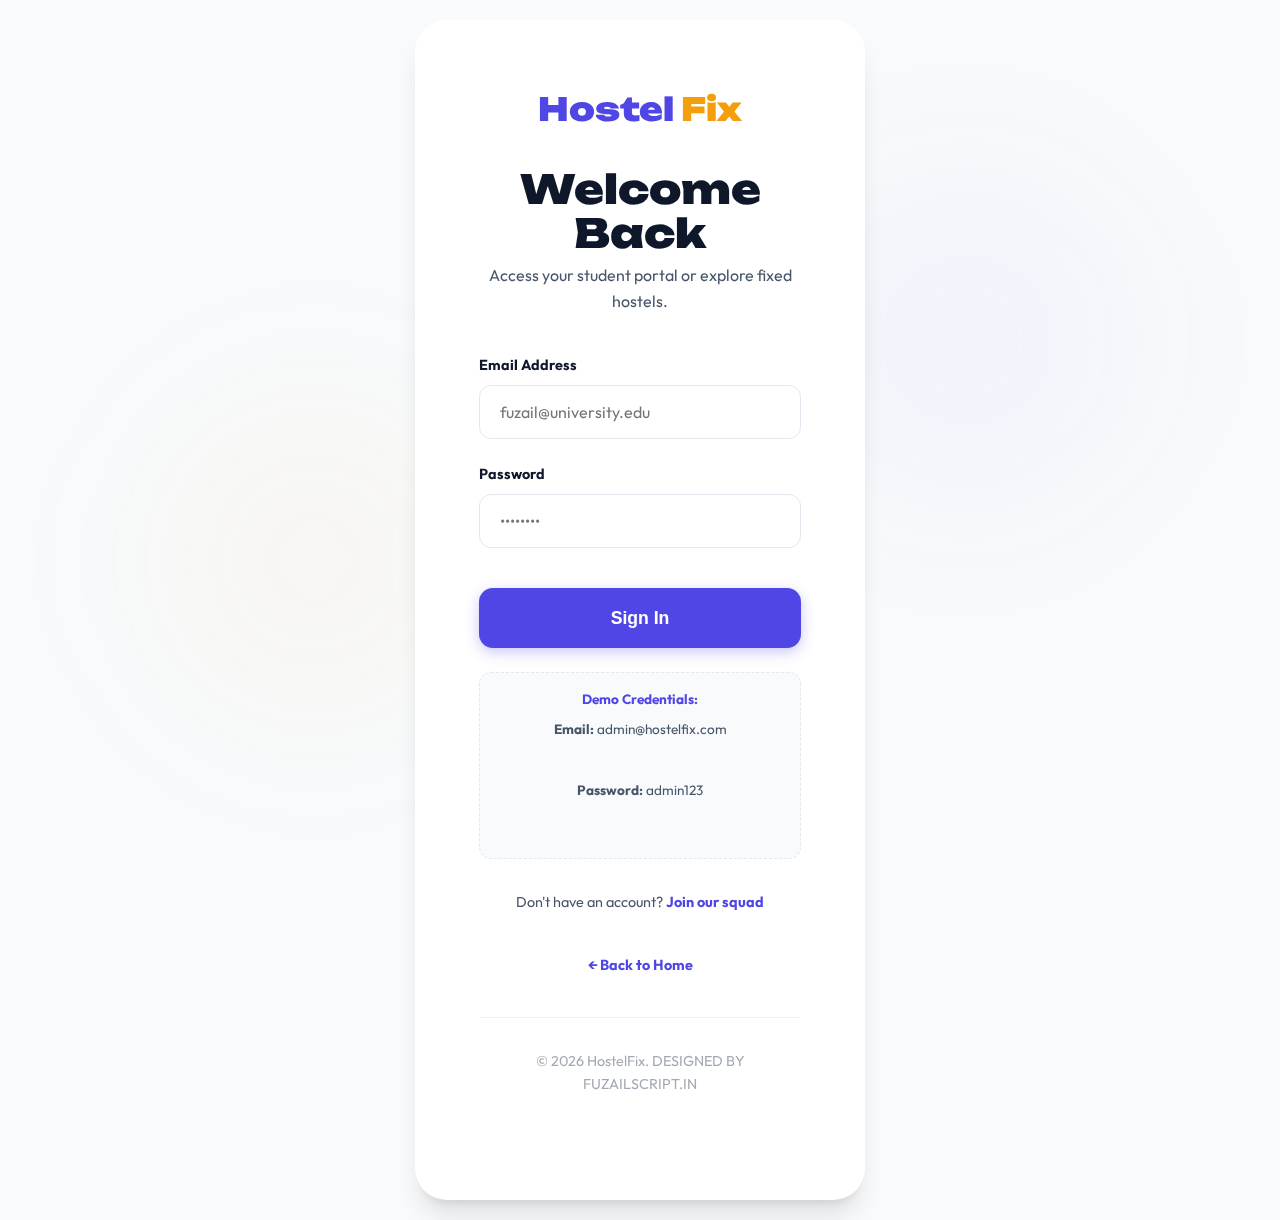
<file: index.html>
<!DOCTYPE html>
<html lang="en">

<head>
    <meta charset="UTF-8">
    <meta name="viewport" content="width=device-width, initial-scale=1.0">
    <title>Login | HostelFix - Access Your Account</title>
    <link rel="stylesheet" href="styles.css">
    <style>
        body {
            background-color: var(--background);
            display: flex;
            align-items: center;
            justify-content: center;
            min-height: 100vh;
            margin: 0;
            padding: 20px;
        }

        .login-card-v2 {
            background: white;
            padding: 4rem;
            border-radius: 32px;
            box-shadow: var(--shadow-lg);
            width: 100%;
            max-width: 450px;
            text-align: center;
        }

        .login-card-v2 h1 {
            font-size: 2.5rem;
            margin-bottom: 0.5rem;
        }

        .login-card-v2 p {
            color: var(--text-muted);
            margin-bottom: 2.5rem;
        }

        .login-form-group {
            text-align: left;
            margin-bottom: 1.5rem;
        }

        .login-form-group label {
            display: block;
            font-weight: 700;
            font-size: 0.9rem;
            margin-bottom: 0.5rem;
        }

        .login-input-v2 {
            width: 100%;
            padding: 1rem 1.25rem;
            border: 1px solid var(--border);
            border-radius: 12px;
            font-size: 1rem;
            transition: var(--transition);
            font-family: inherit;
        }

        .login-input-v2:focus {
            border-color: var(--primary);
            outline: none;
            box-shadow: 0 0 0 4px rgba(79, 70, 229, 0.1);
        }

        .login-btn-v2 {
            width: 100%;
            padding: 1.2rem;
            margin-top: 1rem;
            font-size: 1.1rem;
        }

        .login-footer-links {
            margin-top: 2rem;
            font-size: 0.9rem;
            color: var(--text-muted);
        }

        .login-footer-links a {
            color: var(--primary);
            font-weight: 700;
        }
    </style>
</head>

<body>

    <div class="login-card-v2 reveal active">
        <a href="home.html" class="logo"
            style="justify-content: center; margin-bottom: 2rem; font-size: 2rem;">Hostel<span>Fix</span></a>
        <h1>Welcome Back</h1>
        <p>Access your student portal or explore fixed hostels.</p>

        <form id="loginForm">
            <div class="login-form-group">
                <label for="email">Email Address</label>
                <input type="email" id="email" class="login-input-v2" placeholder="fuzail@university.edu" required>
            </div>
            <div class="login-form-group">
                <label for="password">Password</label>
                <input type="password" id="password" class="login-input-v2" placeholder="••••••••" required>
            </div>
            <button type="submit" class="btn btn-primary login-btn-v2" style="margin-bottom: 1.5rem;">Sign In</button>
        </form>

        <div
            style="background: var(--background); padding: 1rem; border-radius: 12px; font-size: 0.85rem; border: 1px dashed var(--border);">
            <p style="margin-bottom: 0.5rem; font-weight: 700; color: var(--primary);">Demo Credentials:</p>
            <p><strong>Email:</strong> admin@hostelfix.com</p>
            <p><strong>Password:</strong> admin123</p>
        </div>

        <div class="login-footer-links">
            <p>Don't have an account? <a href="provider.html">Join our squad</a></p>
            <p style="margin-top: 1rem;"><a href="home.html">← Back to Home</a></p>
            <p style="margin-top: 2rem; border-top: 1px solid var(--border); padding-top: 2rem; opacity: 0.5;">&copy;
                2026 HostelFix. DESIGNED BY FUZAILSCRIPT.IN</p>
        </div>
    </div>

    <script src="main.js"></script>
    <script>
        // Inline login logic for immediate feedback and to demonstrate the requested routing
        document.getElementById('loginForm').addEventListener('submit', function (e) {
            e.preventDefault();
            const email = document.getElementById('email').value;
            const password = document.getElementById('password').value;

            // Define the "particular" email and password as requested
            const PART_EMAIL = "admin@hostelfix.com";
            const PART_PASS = "admin123";

            if (email === PART_EMAIL && password === PART_PASS) {
                // Redirect to normal site
                window.location.href = "home.html";
            } else {
                // Redirect to dashboard
                window.location.href = "dashboard.html";
            }
        });
    </script>
</body>

</html>
</file>
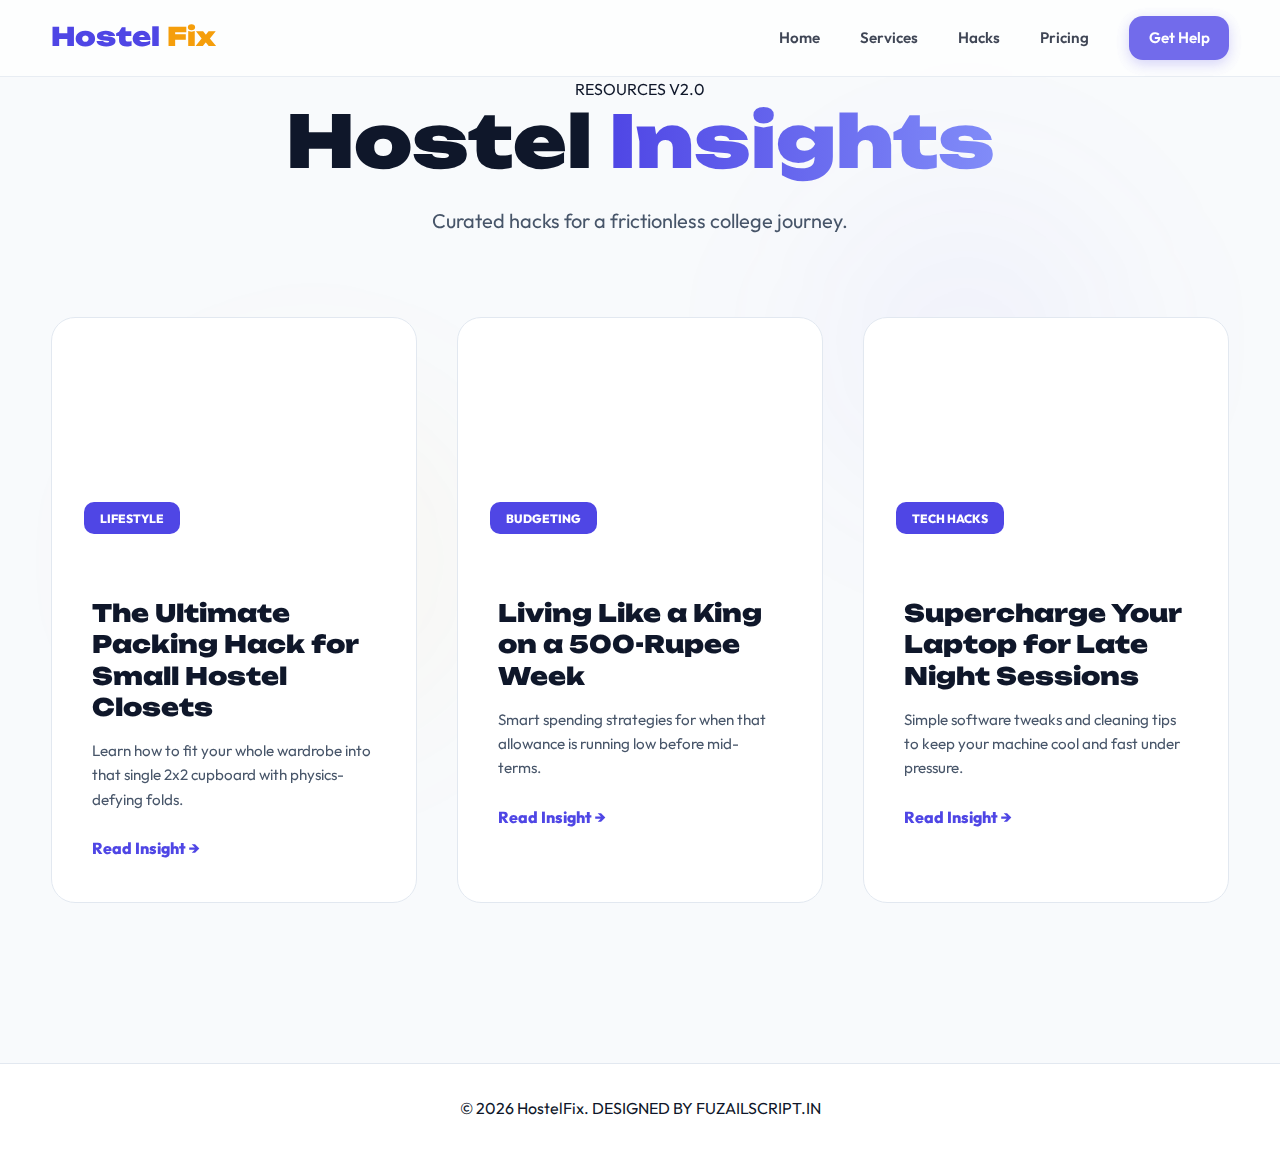
<file: blog.html>
<!DOCTYPE html>
<html lang="en">

<head>
    <meta charset="UTF-8">
    <meta name="viewport" content="width=device-width, initial-scale=1.0">
    <title>Blog | HostelFix - Student Hacks</title>
    <link rel="stylesheet" href="styles.css">
    <style>
        .blog-header-v2 {
            padding: 8rem 0 4rem;
            text-align: center;
        }

        .blog-grid-v2 {
            display: grid;
            grid-template-columns: repeat(auto-fill, minmax(280px, 1fr));
            gap: 2.5rem;
            margin: 4rem 0 10rem;
        }

        .blog-card-v2 {
            background: var(--surface);
            border-radius: var(--radius-lg);
            border: 1px solid var(--border);
            overflow: hidden;
            transition: var(--transition);
        }

        .blog-card-v2:hover {
            transform: translateY(-10px);
            border-color: var(--primary);
            box-shadow: var(--shadow-lg);
        }

        .blog-img-v2 {
            height: 240px;
            background-size: cover;
            background-position: center;
            position: relative;
        }

        .blog-content-v2 {
            padding: 2.5rem;
        }

        .tag-v2 {
            background: var(--primary);
            color: white;
            padding: 0.4rem 1rem;
            border-radius: 10px;
            font-size: 0.75rem;
            font-weight: 800;
            text-transform: uppercase;
            position: absolute;
            bottom: 1.5rem;
            left: 2rem;
        }

        .blog-content-v2 h3 {
            font-size: 1.5rem;
            margin-bottom: 1rem;
            line-height: 1.3;
        }

        .blog-content-v2 p {
            color: var(--text-muted);
            font-size: 0.95rem;
            margin-bottom: 1.5rem;
        }

        .link-v2 {
            color: var(--primary);
            font-weight: 800;
            display: inline-flex;
            align-items: center;
            gap: 0.5rem;
        }
    </style>
</head>

<body>

    <header>
        <div class="container">
            <nav>
                <a href="home.html" class="logo">Hostel<span>Fix</span></a>
                <div class="nav-links" id="navLinks">
                    <a href="home.html">Home</a>
                    <a href="services.html">Services</a>
                    <a href="how-it-works.html">Hacks</a>
                    <a href="pricing.html">Pricing</a>
                    <a href="contact.html" class="btn btn-primary" style="color: white; padding: 0.6rem 1.2rem;">Get
                        Help</a>
                </div>
                <!-- Mobile Toggle -->
                <div class="mobile-toggle" id="mobileToggle">
                    <span></span>
                    <span></span>
                    <span></span>
                </div>
            </nav>
        </div>
    </header>

    <main class="container">
        <div class="section-header reveal">
            <span class="section-tag">RESOURCES V2.0</span>
            <h1>Hostel <span style="color: var(--primary)">Insights</span></h1>
            <p class="section-subtitle">Curated hacks for a frictionless college journey.</p>
        </div>

        <div class="blog-grid-v2">
            <div class="blog-card-v2 reveal" style="transition-delay: 0.1s;">
                <div class="blog-img-v2"
                    style="background-image: url('https://images.unsplash.com/photo-1541339907198-e08759df9a13?auto=format&fit=crop&w=600&q=80')">
                    <span class="tag-v2">Lifestyle</span>
                </div>
                <div class="blog-content-v2">
                    <h3>The Ultimate Packing Hack for Small Hostel Closets</h3>
                    <p>Learn how to fit your whole wardrobe into that single 2x2 cupboard with physics-defying folds.
                    </p>
                    <a href="#" class="link-v2">Read Insight →</a>
                </div>
            </div>

            <div class="blog-card-v2 reveal" style="transition-delay: 0.2s;">
                <div class="blog-img-v2"
                    style="background-image: url('https://images.unsplash.com/photo-1434030216411-0b793f4b4173?auto=format&fit=crop&w=600&q=80')">
                    <span class="tag-v2">Budgeting</span>
                </div>
                <div class="blog-content-v2">
                    <h3>Living Like a King on a 500-Rupee Week</h3>
                    <p>Smart spending strategies for when that allowance is running low before mid-terms.</p>
                    <a href="#" class="link-v2">Read Insight →</a>
                </div>
            </div>

            <div class="blog-card-v2 reveal" style="transition-delay: 0.3s;">
                <div class="blog-img-v2"
                    style="background-image: url('https://images.unsplash.com/photo-1517694712202-14dd9538aa97?auto=format&fit=crop&w=600&q=80')">
                    <span class="tag-v2">Tech Hacks</span>
                </div>
                <div class="blog-content-v2">
                    <h3>Supercharge Your Laptop for Late Night Sessions</h3>
                    <p>Simple software tweaks and cleaning tips to keep your machine cool and fast under pressure.</p>
                    <a href="#" class="link-v2">Read Insight →</a>
                </div>
            </div>
        </div>
    </main>

    <footer class="footer-simple">
        <div class="container" style="text-align: center; padding: 2rem 0;">
            <p>&copy; 2026 HostelFix. DESIGNED BY <a href="https://fuzailscript.in" target="_blank"
                    style="color: inherit; text-decoration: underline;">FUZAILSCRIPT.IN</a></p>
        </div>
    </footer>

    <script src="main.js"></script>
</body>

</html>
</file>
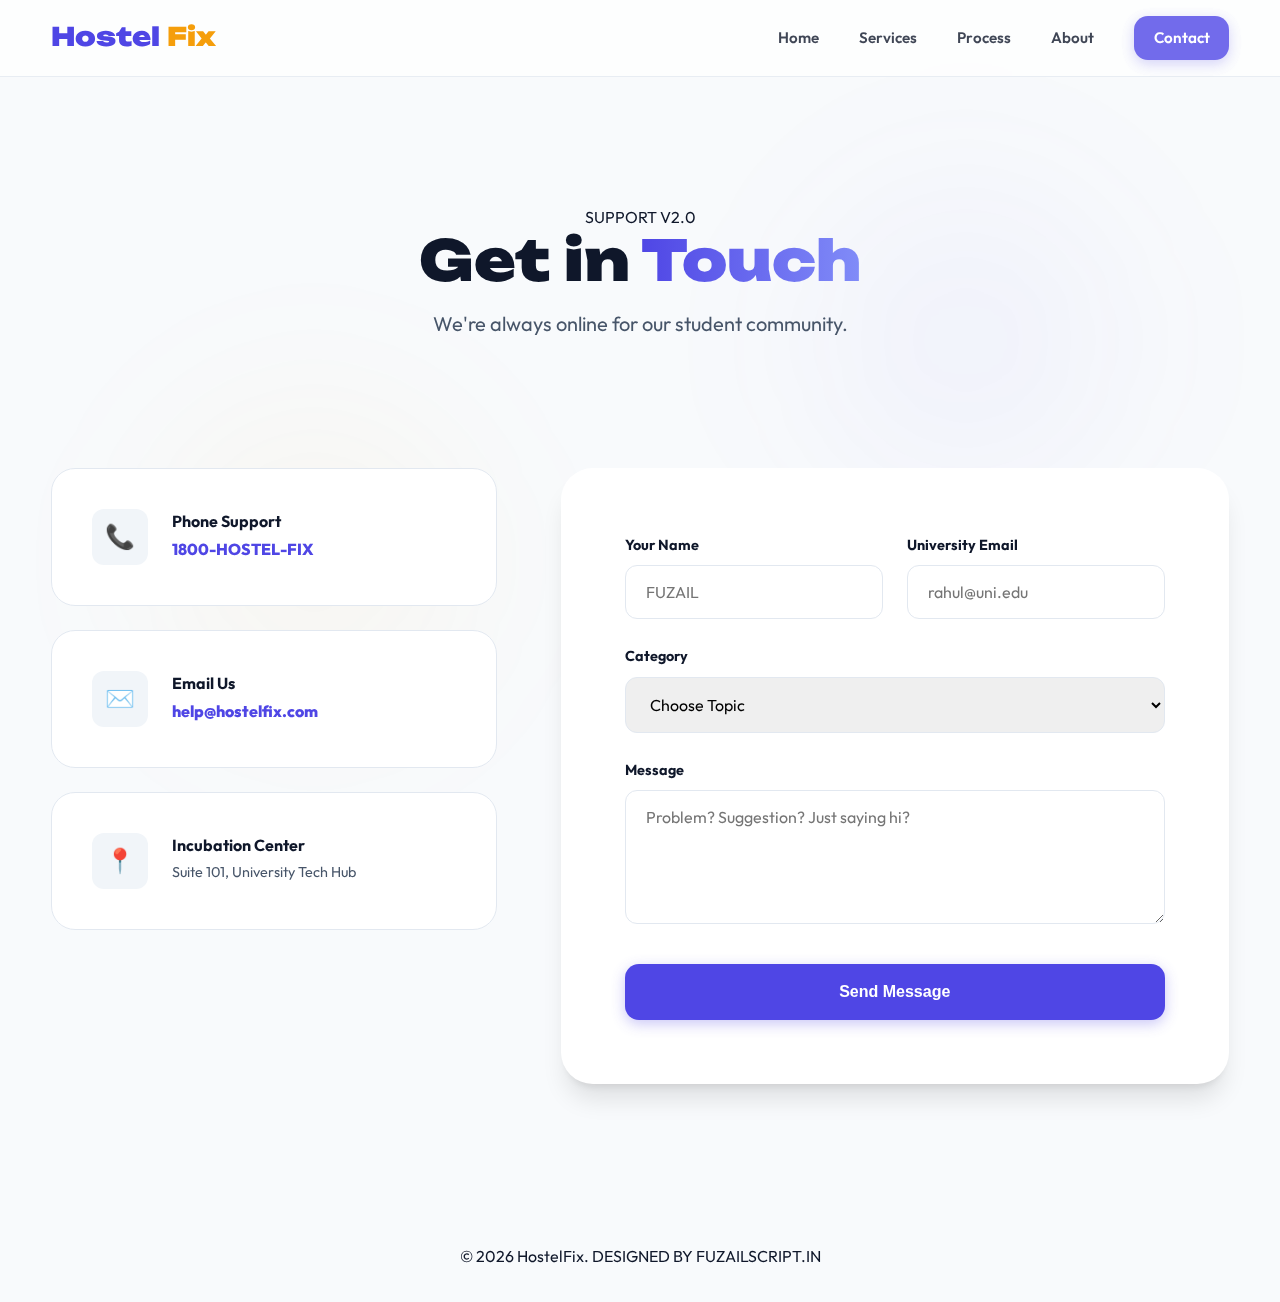
<file: contact.html>
<!DOCTYPE html>
<html lang="en">

<head>
    <meta charset="UTF-8">
    <meta name="viewport" content="width=device-width, initial-scale=1.0">
    <title>Contact Us | HostelFix - Student Support</title>
    <link rel="stylesheet" href="styles.css">
    <style>
        .contact-v2-grid {
            display: grid;
            grid-template-columns: 1fr 1.5fr;
            gap: 4rem;
            margin: 6rem 0 10rem;
        }

        .contact-card-v2 {
            background: var(--surface);
            padding: 2.5rem;
            border-radius: var(--radius-lg);
            border: 1px solid var(--border);
            display: flex;
            gap: 1.5rem;
            margin-bottom: 1.5rem;
            transition: var(--transition);
        }

        .contact-card-v2:hover {
            border-color: var(--primary);
            box-shadow: var(--shadow-md);
        }

        .icon-box-v2 {
            width: 56px;
            height: 56px;
            background: #F1F5F9;
            border-radius: 12px;
            display: flex;
            align-items: center;
            justify-content: center;
            font-size: 1.5rem;
            flex-shrink: 0;
            color: var(--primary);
        }

        .form-v2-card {
            background: white;
            padding: 4rem;
            border-radius: 32px;
            box-shadow: var(--shadow-lg);
        }

        .input-v2 {
            width: 100%;
            padding: 1rem 1.25rem;
            border: 1px solid var(--border);
            border-radius: 12px;
            font-size: 1rem;
            margin-top: 0.5rem;
            transition: var(--transition);
            font-family: inherit;
        }

        .input-v2:focus {
            border-color: var(--primary);
            outline: none;
            box-shadow: 0 0 0 4px rgba(79, 70, 229, 0.1);
        }

        @media (max-width: 768px) {
            .contact-v2-grid {
                grid-template-columns: 1fr;
                gap: 2rem;
            }

            .form-v2-card {
                padding: 2rem 1.5rem;
            }
        }
    </style>
</head>

<body>

    <header>
        <div class="container">
            <nav>
                <a href="home.html" class="logo">Hostel<span>Fix</span></a>
                <div class="nav-links" id="navLinks">
                    <a href="home.html">Home</a>
                    <a href="services.html">Services</a>
                    <a href="how-it-works.html">Process</a>
                    <a href="about.html">About</a>
                    <a href="contact.html" class="btn btn-primary"
                        style="color: white; padding: 0.6rem 1.2rem;">Contact</a>
                </div>
                <!-- Mobile Toggle -->
                <div class="mobile-toggle" id="mobileToggle">
                    <span></span>
                    <span></span>
                    <span></span>
                </div>
            </nav>
        </div>
    </header>

    <main class="container">
        <div class="reveal" style="padding: 8rem 0 2rem; text-align: center;">
            <span class="section-tag">SUPPORT V2.0</span>
            <h1 style="font-size: 3.5rem;">Get in <span style="color: var(--primary)">Touch</span></h1>
            <p style="color: var(--text-muted); font-size: 1.25rem; margin-top: 1rem;">We're always online for our
                student community.</p>
        </div>

        <section class="contact-v2-grid">
            <div class="reveal">
                <div class="contact-card-v2">
                    <div class="icon-box-v2">📞</div>
                    <div>
                        <h4 style="margin-bottom: 0.2rem;">Phone Support</h4>
                        <p style="color: var(--primary); font-weight: 800;">1800-HOSTEL-FIX</p>
                    </div>
                </div>
                <div class="contact-card-v2">
                    <div class="icon-box-v2">✉️</div>
                    <div>
                        <h4 style="margin-bottom: 0.2rem;">Email Us</h4>
                        <p style="color: var(--primary); font-weight: 800;">help@hostelfix.com</p>
                    </div>
                </div>
                <div class="contact-card-v2">
                    <div class="icon-box-v2">📍</div>
                    <div>
                        <h4 style="margin-bottom: 0.2rem;">Incubation Center</h4>
                        <p style="color: var(--text-muted); font-size: 0.9rem;">Suite 101, University Tech Hub</p>
                    </div>
                </div>
            </div>

            <div class="form-v2-card reveal">
                <form
                    onsubmit="event.preventDefault(); alert('Message sent! Our student success team will contact you shortly.')">
                    <div style="display: grid; grid-template-columns: 1fr 1fr; gap: 1.5rem; margin-bottom: 1.5rem;">
                        <div>
                            <label style="font-weight: 700; font-size: 0.9rem;">Your Name</label>
                            <input type="text" class="input-v2" placeholder="FUZAIL" required>
                        </div>
                        <div>
                            <label style="font-weight: 700; font-size: 0.9rem;">University Email</label>
                            <input type="email" class="input-v2" placeholder="rahul@uni.edu" required>
                        </div>
                    </div>
                    <div style="margin-bottom: 1.5rem;">
                        <label style="font-weight: 700; font-size: 0.9rem;">Category</label>
                        <select class="input-v2" required>
                            <option value="">Choose Topic</option>
                            <option value="service">Service Delay</option>
                            <option value="quality">Quality Feedback</option>
                            <option value="partner">Join us</option>
                        </select>
                    </div>
                    <div style="margin-bottom: 2rem;">
                        <label style="font-weight: 700; font-size: 0.9rem;">Message</label>
                        <textarea class="input-v2" rows="5" placeholder="Problem? Suggestion? Just saying hi?"
                            required></textarea>
                    </div>
                    <button type="submit" class="btn btn-primary" style="width: 100%; padding: 1.2rem;">Send
                        Message</button>
                </form>
            </div>
        </section>
    </main>

    <footer style="margin-top: 0; border-top-left-radius: 0; border-top-right-radius: 0;">
        <div class="container" style="text-align: center; padding-bottom: 2rem;">
            <p>&copy; 2026 HostelFix. DESIGNED BY <a href="https://fuzailscript.in" target="_blank"
                    style="color: inherit; text-decoration: underline;">FUZAILSCRIPT.IN</a></p>
        </div>
    </footer>

    <script src="main.js"></script>
</body>

</html>
</file>
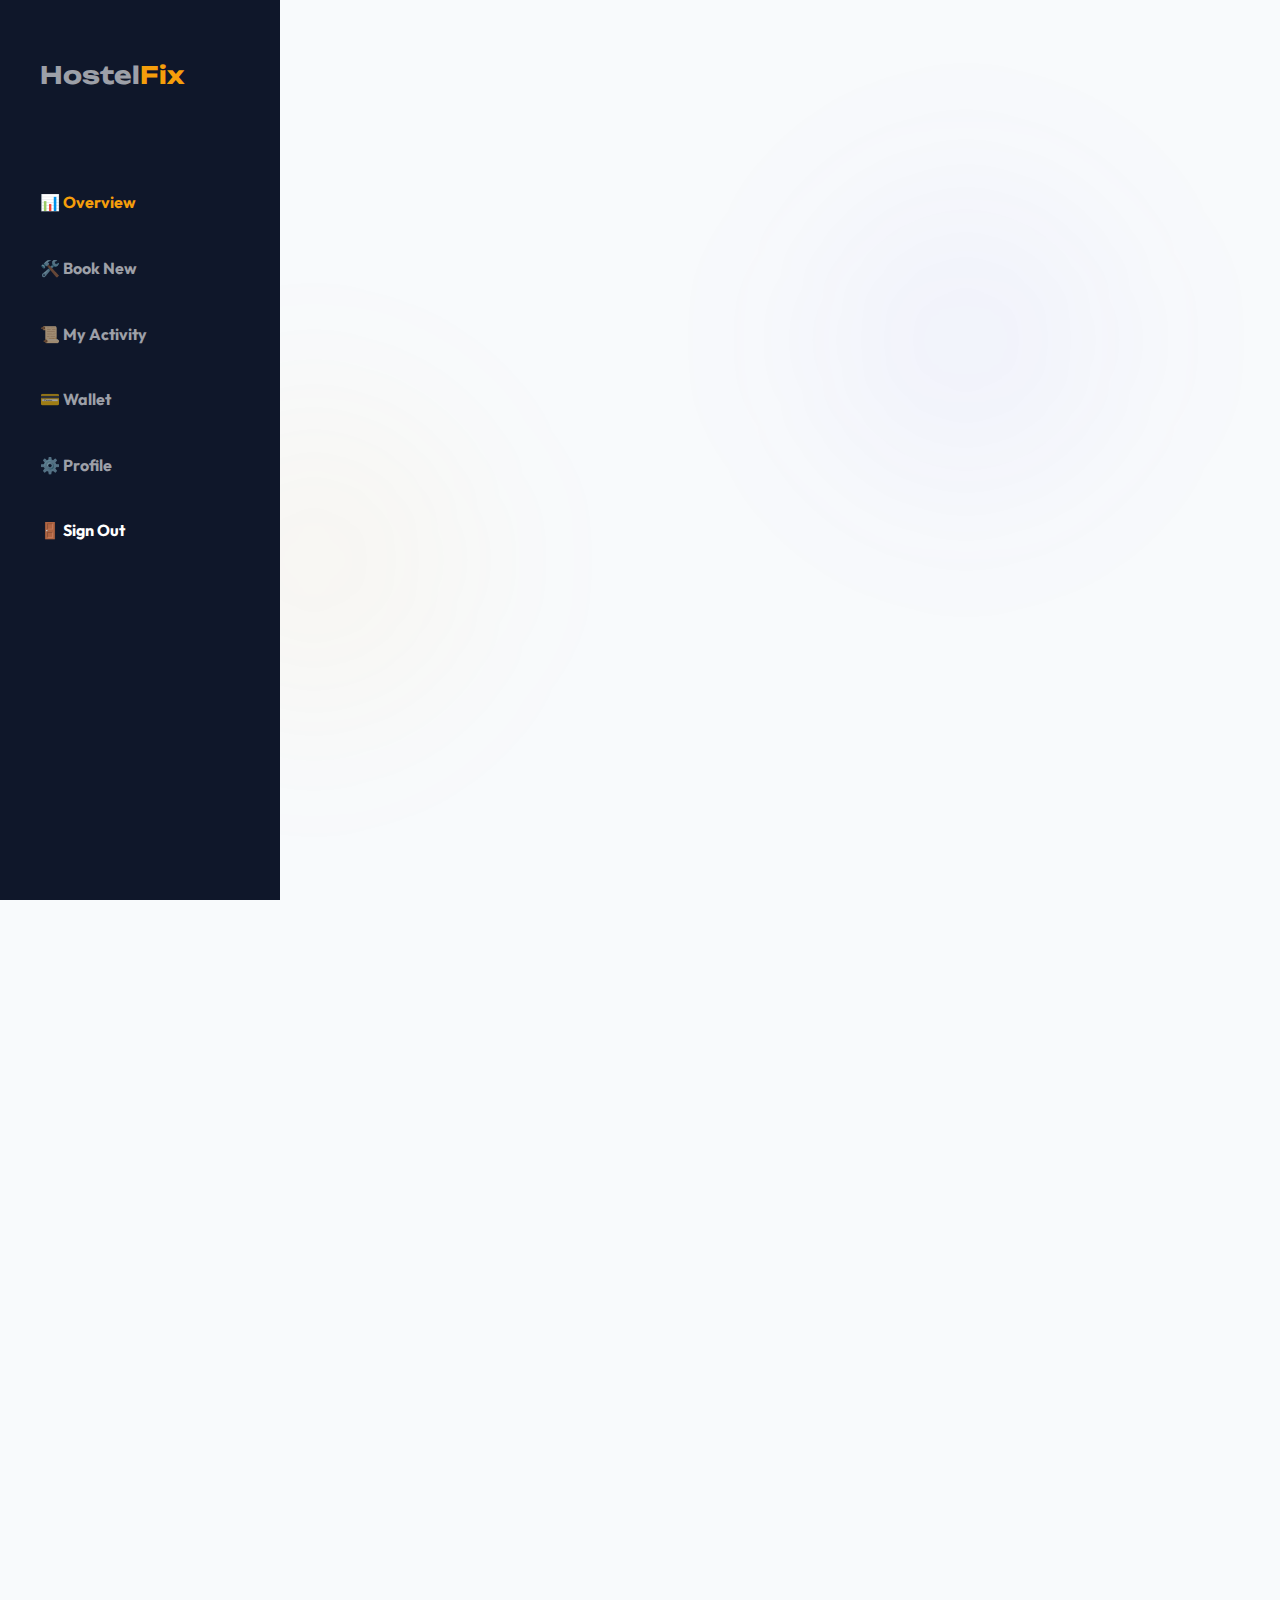
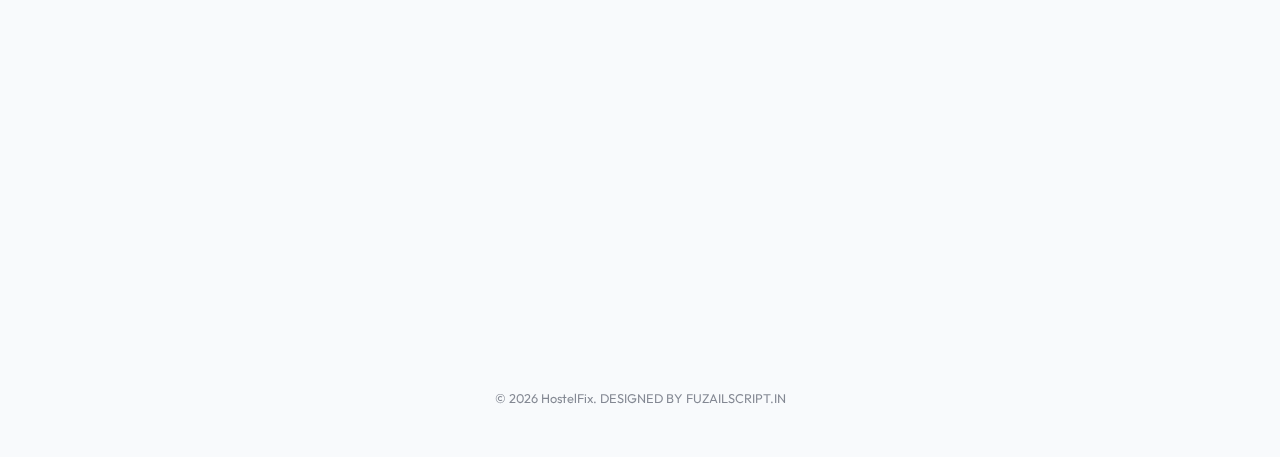
<file: dashboard.html>
<!DOCTYPE html>
<html lang="en">

<head>
    <meta charset="UTF-8">
    <meta name="viewport" content="width=device-width, initial-scale=1.0">
    <title>Dashboard | HostelFix Student Portal</title>
    <link rel="stylesheet" href="styles.css">
    <style>
        body {
            background-color: #F8FAFC;
            display: flex;
            min-height: 100vh;
        }

        .sidebar-v2 {
            width: 280px;
            background: var(--text-main);
            color: white;
            padding: 2.5rem;
            display: flex;
            flex-direction: column;
            position: sticky;
            top: 0;
            height: 100vh;
        }

        .dash-main {
            flex: 1;
            padding: 3rem 4rem;
        }

        .dash-card {
            background: white;
            border-radius: var(--radius-md);
            padding: 2rem;
            border: 1px solid var(--border);
            transition: var(--transition);
        }

        .dash-card:hover {
            box-shadow: var(--shadow-md);
            border-color: var(--primary);
        }

        .status-pill {
            padding: 0.4rem 1rem;
            border-radius: 12px;
            font-size: 0.8rem;
            font-weight: 800;
        }

        .status-done {
            background: rgba(16, 185, 129, 0.1);
            color: var(--accent);
        }

        .status-wait {
            background: rgba(245, 158, 11, 0.1);
            color: var(--secondary);
        }

        .sidebar-v2 a {
            color: rgba(255, 255, 255, 0.6);
            padding: 1rem 0;
            display: block;
            font-weight: 700;
        }

        .sidebar-v2 a.active {
            color: var(--secondary);
        }

        @media (max-width: 1024px) {
            .sidebar-v2 {
                display: none;
            }

            .dash-main {
                padding: 2rem;
            }

            .mobile-only-header {
                display: block !important;
                background: white;
                border-bottom: 1px solid var(--border);
                padding: 1rem 0;
            }
        }
    </style>
</head>

<body style="display: block;">

    <header class="mobile-only-header" style="display: none;">
        <div class="container">
            <nav>
                <a href="home.html" class="logo">Hostel<span>Fix</span></a>
                <div class="nav-links" id="navLinks">
                    <a href="dashboard.html" class="active">Overview</a>
                    <a href="services.html">Book New</a>
                    <a href="home.html">Sign Out</a>
                </div>
                <div class="mobile-toggle" id="mobileToggle">
                    <span></span>
                    <span></span>
                    <span></span>
                </div>
            </nav>
        </div>
    </header>

    <aside class="sidebar-v2">
        <a href="home.html" class="logo" style="margin-bottom: 4rem; font-size: 1.5rem;">Hostel<span>Fix</span></a>
        <nav style="flex-direction: column; align-items: flex-start; gap: 0.5rem; width: 100%;">
            <a href="#" class="active">📊 Overview</a>
            <a href="services.html">🛠️ Book New</a>
            <a href="#">📜 My Activity</a>
            <a href="#">💳 Wallet</a>
            <a href="#">⚙️ Profile</a>
            <a href="home.html" style="margin-top: auto; color: var(--error);">🚪 Sign Out</a>
        </nav>
    </aside>

    <main class="dash-main">
        <div style="display: flex; justify-content: space-between; align-items: center; margin-bottom: 4rem;"
            class="reveal">
            <div>
                <h1 style="font-size: 2.5rem;">Yo, FUZAIL! 👋</h1>
                <p style="color: var(--text-muted);">Newton Hostel • Block B • Room 204</p>
            </div>
            <div style="display: flex; align-items: center; gap: 1rem;">
                <div
                    style="background: var(--primary); color: white; width: 50px; height: 50px; border-radius: 15px; display: flex; align-items: center; justify-content: center; font-weight: 900;">
                    FZ</div>
            </div>
        </div>

        <!-- Dashboard Bento -->
        <div style="display: grid; grid-template-columns: repeat(3, 1fr); gap: 1.5rem; margin-bottom: 3rem;">
            <div class="dash-card reveal" style="border-top: 4px solid var(--primary);">
                <p style="font-size: 0.85rem; font-weight: 800; color: var(--text-muted);">ACTIVE TICKETS</p>
                <h2 style="font-size: 2.5rem; margin: 0.5rem 0;">02</h2>
            </div>
            <div class="dash-card reveal" style="border-top: 4px solid var(--secondary); transition-delay: 0.1s;">
                <p style="font-size: 0.85rem; font-weight: 800; color: var(--text-muted);">STUDENT COINS</p>
                <h2 style="font-size: 2.5rem; margin: 0.5rem 0;">450</h2>
            </div>
            <div class="dash-card reveal" style="border-top: 4px solid var(--accent); transition-delay: 0.2s;">
                <p style="font-size: 0.85rem; font-weight: 800; color: var(--text-muted);">WALLET BALANCE</p>
                <h2 style="font-size: 2.5rem; margin: 0.5rem 0;">₹1.2k</h2>
            </div>
        </div>

        <div class="dash-card reveal" style="margin-bottom: 3rem;">
            <h3 style="margin-bottom: 2rem;">Recent Missions</h3>
            <table style="width: 100%; border-collapse: collapse;">
                <tr style="border-bottom: 1px solid var(--border);">
                    <td style="padding: 1.5rem 0; font-weight: 700;">Fan Repair - High Speed</td>
                    <td style="color: var(--text-muted);">24 Feb</td>
                    <td><span class="status-pill status-done">COMPLETED</span></td>
                    <td style="font-weight: 700; text-align: right;">₹100</td>
                </tr>
                <tr style="border-bottom: 1px solid var(--border);">
                    <td style="padding: 1.5rem 0; font-weight: 700;">Express Laundry - 2kg</td>
                    <td style="color: var(--text-muted);">26 Feb</td>
                    <td><span class="status-pill status-done">COMPLETED</span></td>
                    <td style="font-weight: 700; text-align: right;">₹120</td>
                </tr>
                <tr style="border-bottom: 1px solid var(--border);">
                    <td style="padding: 1.5rem 0; font-weight: 700;">Grocery Delivery - B-Block</td>
                    <td style="color: var(--text-muted);">Today</td>
                    <td><span class="status-pill status-done">COMPLETED</span></td>
                    <td style="font-weight: 700; text-align: right;">₹50</td>
                </tr>
            </table>
        </div>

        <div style="display: grid; grid-template-columns: 1fr 1fr; gap: 2rem;">
            <div class="dash-card reveal" style="background: var(--primary); color: white;">
                <h3>Invite your squad</h3>
                <p style="margin: 1rem 0; opacity: 0.8;">Get ₹50 for every roommate who joins HostelFix. Unlimited
                    referrals.</p>
                <button class="btn btn-secondary" style="width: 100%;">Share Link</button>
            </div>
            <div class="dash-card reveal" style="background: var(--secondary); color: white;">
                <h3>Need Instant Help?</h3>
                <p style="margin: 1rem 0; opacity: 0.9;">Our Student Success Team is active 24/7 for our Pro members.
                </p>
                <button class="btn btn-primary" style="width: 100%; background: var(--text-main);">Chat Now</button>
            </div>
        </div>
        <p style="text-align: center; opacity: 0.5; font-size: 0.8rem; margin-top: 4rem;">&copy; 2026 HostelFix.
            DESIGNED BY <a href="https://fuzailscript.in" target="_blank"
                style="color: inherit; text-decoration: underline;">FUZAILSCRIPT.IN</a></p>
    </main>

    <script src="main.js"></script>
</body>

</html>
</file>
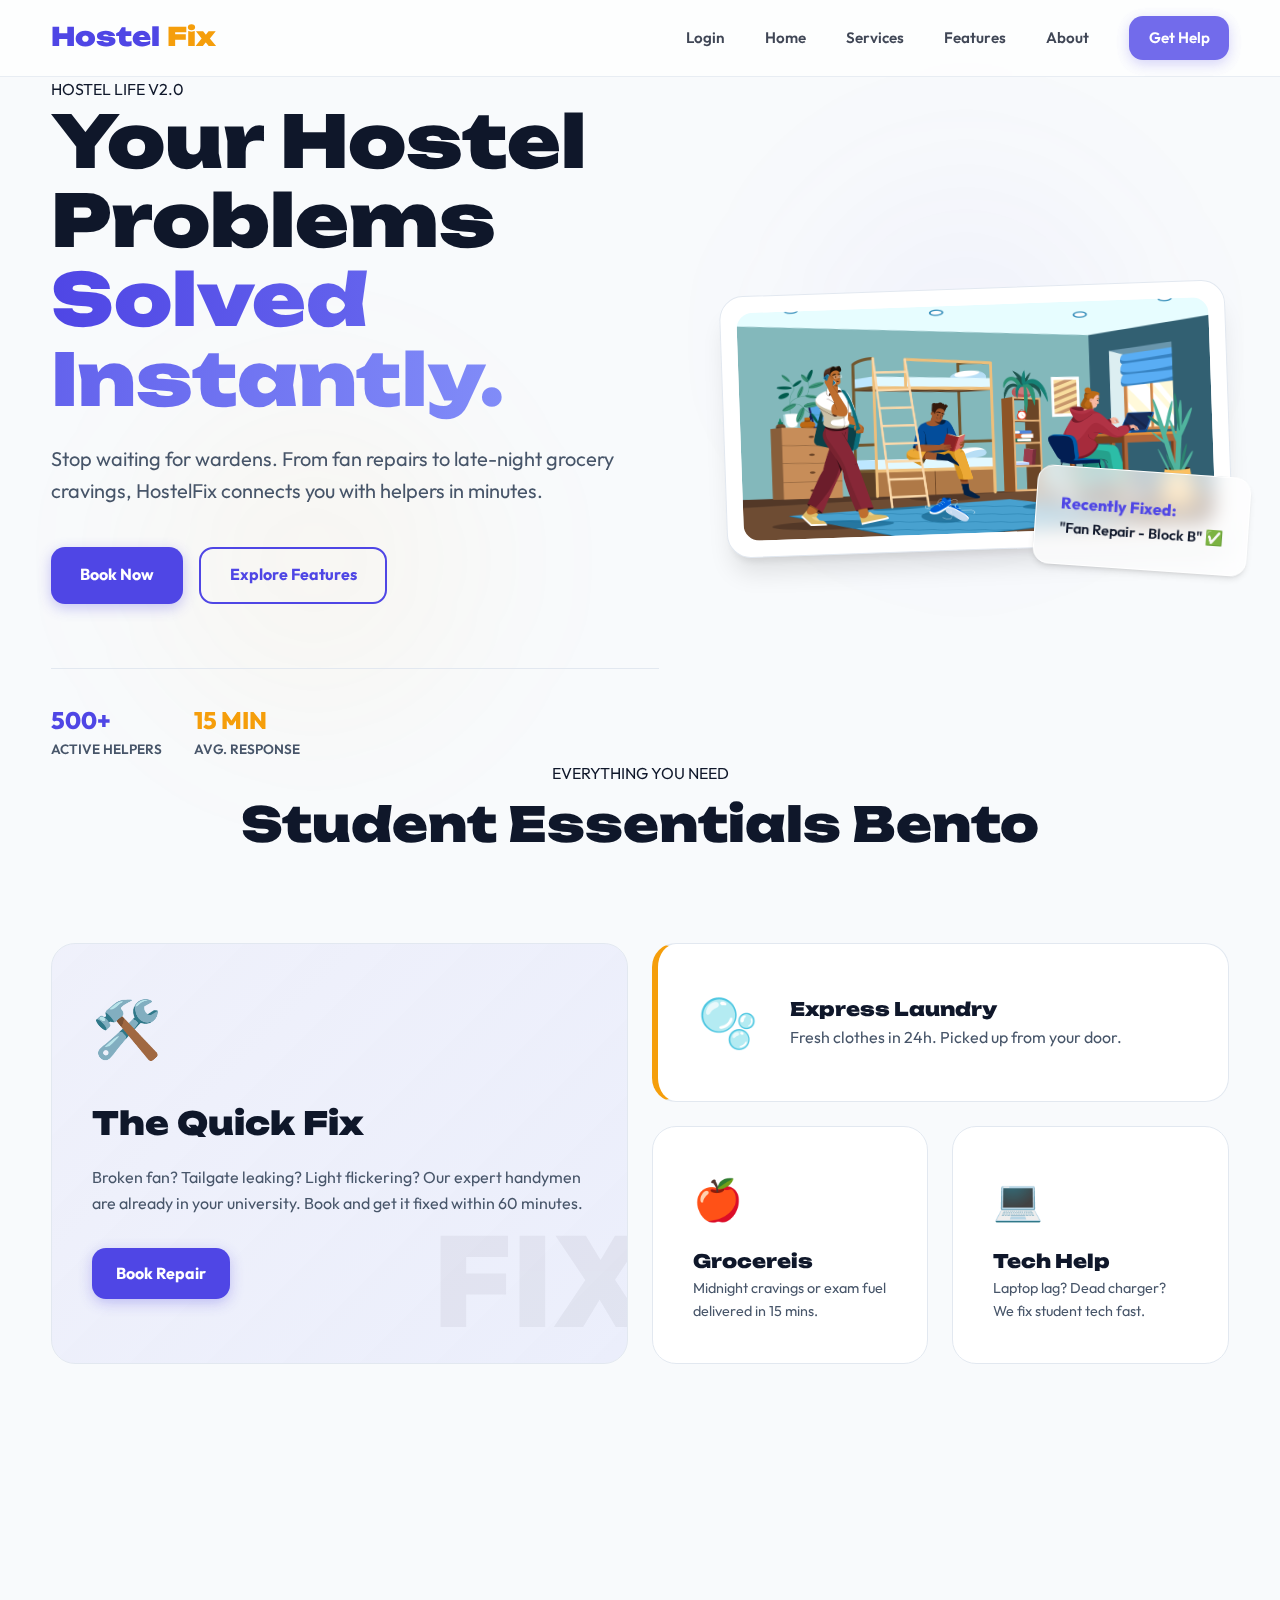
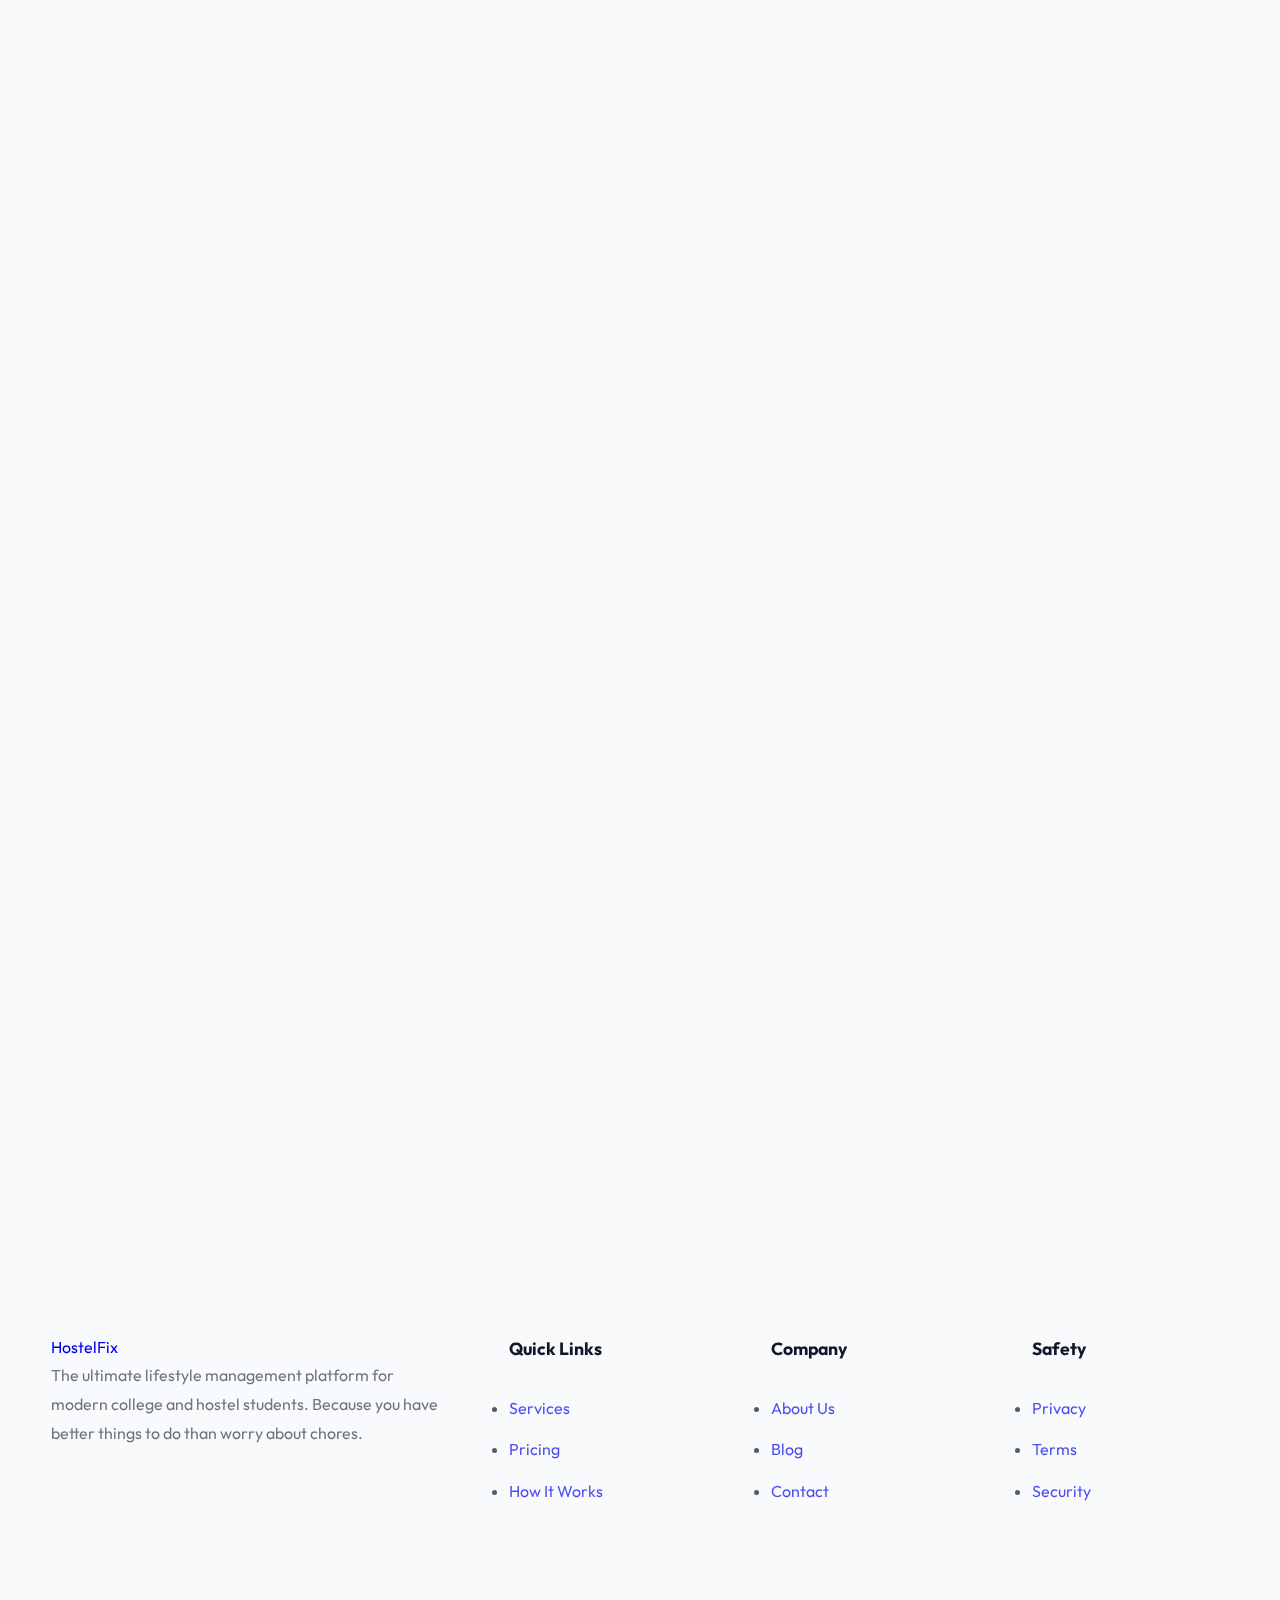
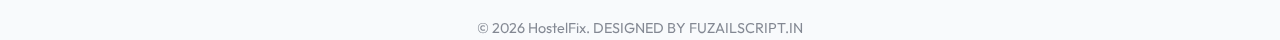
<file: home.html>
<!DOCTYPE html>
<html lang="en">

<head>
    <meta charset="UTF-8">
    <meta name="viewport" content="width=device-width, initial-scale=1.0">
    <title>HostelFix | Solving Hostel Life in Minutes</title>
    <meta name="description"
        content="HostelFix - The ultimate student service platform. From repairs to laundry, we solve your hostel problems instantly.">
    <link rel="stylesheet" href="styles.css">
</head>

<body>

    <header>
        <div class="container">
            <nav>
                <a href="home.html" class="logo">Hostel<span>Fix</span></a>
                <div class="nav-links" id="navLinks">
                    <a href="index.html">Login</a>
                    <a href="home.html">Home</a>
                    <a href="services.html">Services</a>
                    <a href="how-it-works.html">Features</a>
                    <a href="about.html">About</a>
                    <a href="contact.html" class="btn btn-primary" style="color: white; padding: 0.6rem 1.2rem;">Get
                        Help</a>
                </div>
                <!-- Mobile Toggle -->
                <div class="mobile-toggle" id="mobileToggle">
                    <span></span>
                    <span></span>
                    <span></span>
                </div>
            </nav>
        </div>
    </header>

    <main>
        <!-- Modern V2 Hero -->
        <section class="hide-overflow">
            <div class="container hero-grid">
                <div class="hero-content">
                    <span class="section-tag">HOSTEL LIFE V2.0</span>
                    <h1>
                        Your Hostel Problems <span>Solved Instantly.</span>
                    </h1>
                    <p class="section-subtitle">
                        Stop waiting for wardens. From fan repairs to late-night grocery cravings, HostelFix connects
                        you with helpers in minutes.
                    </p>
                    <div class="hero-btns">
                        <a href="services.html" class="btn btn-primary">Book Now</a>
                        <a href="how-it-works.html" class="btn btn-outline">Explore Features</a>
                    </div>

                    <!-- Quick Stats Badges -->
                    <div class="stats-badge-container">
                        <div>
                            <p style="font-weight: 800; font-size: 1.5rem; color: var(--primary);">500+</p>
                            <p style="font-size: 0.85rem; color: var(--text-muted); font-weight: 600;">ACTIVE HELPERS
                            </p>
                        </div>
                        <div>
                            <p style="font-weight: 800; font-size: 1.5rem; color: var(--secondary);">15 MIN</p>
                            <p style="font-size: 0.85rem; color: var(--text-muted); font-weight: 600;">AVG. RESPONSE</p>
                        </div>
                    </div>
                </div>

                <div class="hero-image-v2">
                    <!-- Stacked Glass Cards Layout -->
                    <div class="hero-card-img">
                        <img src="99z_2206_w009_n001_150b_p14_150.jpg" alt="Hostel Life">
                    </div>
                    <div class="hero-floating-badge">
                        <p>Recently Fixed:</p>
                        <p>"Fan Repair - Block B" ✅</p>
                    </div>
                </div>
            </div>
        </section>

        <!-- Bento Grid Services -->
        <section class="container reveal">
            <div class="section-header">
                <span class="section-tag">EVERYTHING YOU NEED</span>
                <h2>Student Essentials <span>Bento</span></h2>
            </div>

            <div class="bento-grid">
                <!-- Large Card -->
                <div class="bento-item bento-item-large"
                    style="background: linear-gradient(135deg, rgba(79, 70, 229, 0.05) 0%, rgba(129, 140, 248, 0.1) 100%);">
                    <div style="font-size: 3.5rem; margin-bottom: 1.5rem;">🛠️</div>
                    <h3 style="font-size: 2rem; margin-bottom: 1rem;">The Quick Fix</h3>
                    <p style="color: var(--text-muted); margin-bottom: 2rem;">Broken fan? Tailgate leaking? Light
                        flickering? Our expert handymen are already in your university. Book and get it fixed within 60
                        minutes.</p>
                    <a href="services.html" class="btn btn-primary" style="padding: 0.8rem 1.5rem;">Book Repair</a>
                    <div
                        style="position: absolute; bottom: -20px; right: -20px; font-size: 8rem; opacity: 0.05; font-weight: 900;">
                        FIX</div>
                </div>

                <!-- Wide Card -->
                <div class="bento-item bento-item-wide" style="border-left: 6px solid var(--secondary);">
                    <div style="display: flex; gap: 2rem; align-items: center;">
                        <div style="font-size: 3rem;">🫧</div>
                        <div>
                            <h3>Express Laundry</h3>
                            <p style="color: var(--text-muted);">Fresh clothes in 24h. Picked up from your door.</p>
                        </div>
                    </div>
                </div>

                <!-- Square Card -->
                <div class="bento-item">
                    <div style="font-size: 2.5rem; margin-bottom: 1rem;">🍎</div>
                    <h3>Grocereis</h3>
                    <p style="color: var(--text-muted); font-size: 0.9rem;">Midnight cravings or exam fuel delivered in
                        15 mins.</p>
                </div>

                <!-- Square Card -->
                <div class="bento-item">
                    <div style="font-size: 2.5rem; margin-bottom: 1rem;">💻</div>
                    <h3>Tech Help</h3>
                    <p style="color: var(--text-muted); font-size: 0.9rem;">Laptop lag? Dead charger? We fix student
                        tech fast.</p>
                </div>
            </div>
        </section>

        <!-- Service Packages Section (New) -->
        <section class="container reveal">
            <div class="section-header">
                <span class="section-tag">PREMIUM SAVINGS</span>
                <h2>Service <span>Packages</span></h2>
                <p class="section-subtitle">Unlock priority hero access and unlimited fixes for a flat monthly fee.</p>
            </div>

            <div class="grid-3">
                <!-- Starter Pack -->
                <div class="dash-card hover-glow">
                    <div class="icon-emoji">📦</div>
                    <h3>Starter Pack</h3>
                    <p class="section-subtitle" style="font-size: 0.9rem;">Basic fixes for busy students.</p>
                    <div class="price-tag">₹299<span>/mo</span></div>
                    <ul class="feature-list">
                        <li>3 Essential Repairs</li>
                        <li>1 Laundry Pick-up</li>
                        <li>Standard Support</li>
                    </ul>
                    <a href="#booking" class="btn btn-outline" style="width: 100%;">Booking Pack</a>
                </div>

                <!-- Pro Pack -->
                <div class="dash-card hover-glow pro-card" style="transform: scale(1.05); z-index: 2;">
                    <div class="popular-badge-v2">MOST POPULAR</div>
                    <div class="icon-emoji">⚡</div>
                    <h3>Pro Pack</h3>
                    <p class="section-subtitle" style="font-size: 0.9rem;">Total peace of mind all semester.</p>
                    <div class="price-tag">₹899<span>/mo</span></div>
                    <ul class="feature-list">
                        <li>Unlimited Repairs</li>
                        <li>Weekly Laundry</li>
                        <li>15 Min Priority Support</li>
                    </ul>
                    <a href="#booking" class="btn btn-primary" style="width: 100%;">Booking Pack</a>
                </div>

                <!-- Elite Pack -->
                <div class="dash-card hover-glow secondary-glow">
                    <div class="icon-emoji">👑</div>
                    <h3>Elite Pack</h3>
                    <p class="section-subtitle" style="font-size: 0.9rem;">Heroic level service for Pro's.</p>
                    <div class="price-tag">₹1499<span>/mo</span></div>
                    <ul class="feature-list">
                        <li>Everything in Pro</li>
                        <li>Free Tech Support</li>
                        <li>Priority Grocery Slot</li>
                    </ul>
                    <a href="#booking" class="btn btn-secondary" style="width: 100%;">Booking Pack</a>
                </div>
            </div>
        </section>


        <section class="vibe-section reveal">
            <div class="container" style="text-align: center;">
                <h2>Join the <span style="color: var(--secondary)">10k+</span> Students</h2>
                <p class="section-subtitle" style="color: white; opacity: 0.8; margin-bottom: 3rem;">
                    Modern problems require modern solutions. HostelFix is the only tool you need to thrive in college.
                </p>
                <div class="vibe-stats">
                    <div class="vibe-stat-card">
                        <h4 style="color: var(--secondary);">4.9/5</h4>
                        <p style="opacity: 0.7;">User Rating</p>
                    </div>
                    <div class="vibe-stat-card">
                        <h4 style="color: var(--secondary);">15+</h4>
                        <p style="opacity: 0.7;">Universities</p>
                    </div>
                    <div class="vibe-stat-card">
                        <h4 style="color: var(--secondary);">24/7</h4>
                        <p style="opacity: 0.7;">Support</p>
                    </div>
                </div>
            </div>
        </section>
    </main>

    <footer>
        <div class="container">
            <div class="footer-grid">
                <div>
                    <a href="#" class="footer-logo">Hostel<span>Fix</span></a>
                    <p style="opacity: 0.6; line-height: 1.8;">The ultimate lifestyle management platform for modern
                        college and hostel students. Because you have better things to do than worry about chores.</p>
                </div>
                <div>
                    <h4 style="margin-bottom: 2rem; font-size: 1.1rem;">Quick Links</h4>
                    <ul style="display: grid; gap: 1rem; opacity: 0.7;">
                        <li><a href="services.html">Services</a></li>
                        <li><a href="pricing.html">Pricing</a></li>
                        <li><a href="how-it-works.html">How It Works</a></li>
                    </ul>
                </div>
                <div>
                    <h4 style="margin-bottom: 2rem; font-size: 1.1rem;">Company</h4>
                    <ul style="display: grid; gap: 1rem; opacity: 0.7;">
                        <li><a href="about.html">About Us</a></li>
                        <li><a href="blog.html">Blog</a></li>
                        <li><a href="contact.html">Contact</a></li>
                    </ul>
                </div>
                <div>
                    <h4 style="margin-bottom: 2rem; font-size: 1.1rem;">Safety</h4>
                    <ul style="display: grid; gap: 1rem; opacity: 0.7;">
                        <li><a href="#">Privacy</a></li>
                        <li><a href="#">Terms</a></li>
                        <li><a href="#">Security</a></li>
                    </ul>
                </div>
            </div>
            <div
                style="margin-top: 5rem; padding-top: 2rem; border-top: 1px solid rgba(255,255,255,0.1); text-align: center; opacity: 0.5; font-size: 0.9rem;">
                <p>&copy; 2026 HostelFix. DESIGNED BY FUZAILSCRIPT.IN</p>
            </div>
        </div>
    </footer>

    <script src="main.js"></script>
</body>

</html>
</file>
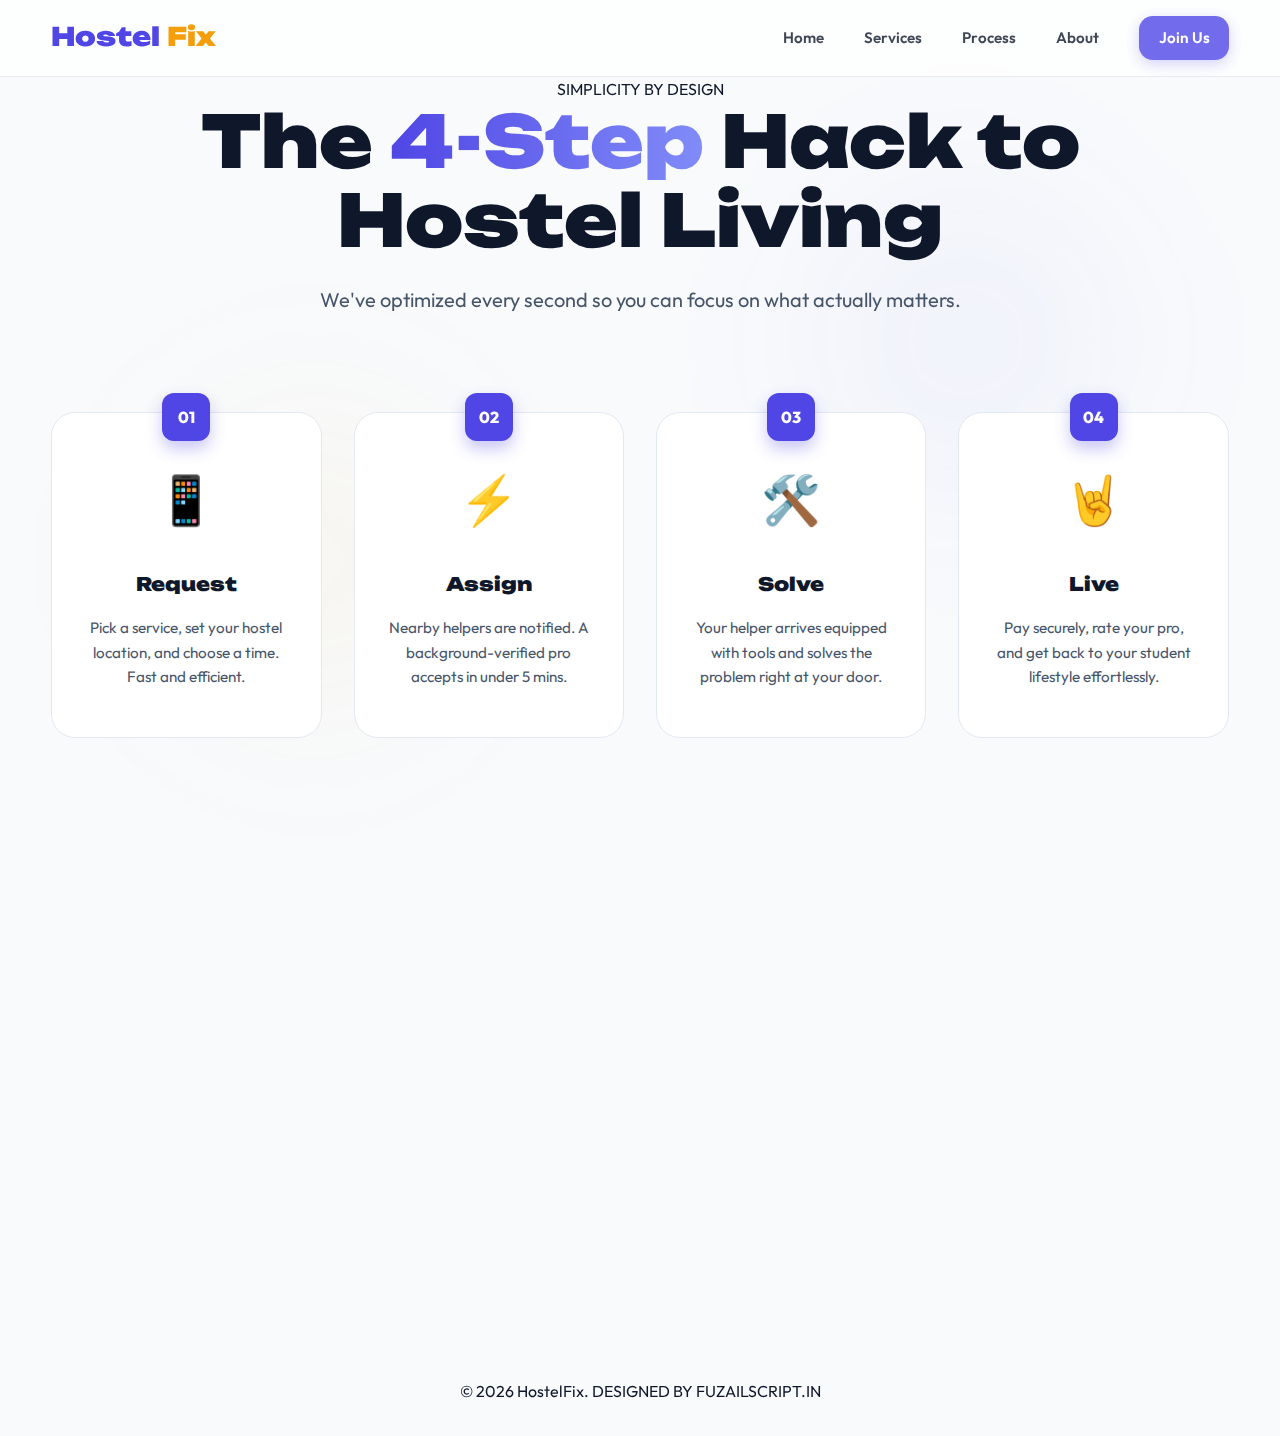
<file: how-it-works.html>
<!DOCTYPE html>
<html lang="en">

<head>
    <meta charset="UTF-8">
    <meta name="viewport" content="width=device-width, initial-scale=1.0">
    <title>How It Works | HostelFix - Easy Steps</title>
    <link rel="stylesheet" href="styles.css">
    <style>
        .how-it-works-hero {
            padding: 8rem 0 4rem;
            text-align: center;
        }

        .steps-v2 {
            display: grid;
            grid-template-columns: repeat(4, 1fr);
            gap: 2rem;
            margin: 6rem 0 10rem;
        }

        .step-card-v2 {
            background: var(--surface);
            padding: 3rem 2rem;
            border-radius: var(--radius-lg);
            border: 1px solid var(--border);
            text-align: center;
            position: relative;
            transition: var(--transition);
        }

        .step-card-v2:hover {
            transform: translateY(-8px);
            border-color: var(--primary);
            box-shadow: var(--shadow-lg);
        }

        .step-number-v2 {
            position: absolute;
            top: -20px;
            left: 50%;
            transform: translateX(-50%);
            width: 48px;
            height: 48px;
            background: var(--primary);
            color: white;
            border-radius: 12px;
            display: flex;
            align-items: center;
            justify-content: center;
            font-weight: 800;
            box-shadow: 0 8px 16px rgba(79, 70, 229, 0.3);
        }

        .step-icon-v2 {
            font-size: 3rem;
            margin-bottom: 2rem;
            display: block;
        }

        @media (max-width: 1024px) {
            .steps-v2 {
                grid-template-columns: repeat(2, 1fr);
            }
        }

        @media (max-width: 640px) {
            .steps-v2 {
                grid-template-columns: 1fr;
            }
        }
    </style>
</head>

<body>

    <header>
        <div class="container">
            <nav>
                <a href="home.html" class="logo">Hostel<span>Fix</span></a>
                <div class="nav-links" id="navLinks">
                    <a href="home.html">Home</a>
                    <a href="services.html">Services</a>
                    <a href="how-it-works.html" class="active">Process</a>
                    <a href="about.html">About</a>
                    <a href="contact.html" class="btn btn-primary" style="color: white; padding: 0.6rem 1.2rem;">Join
                        Us</a>
                </div>
                <!-- Mobile Toggle -->
                <div class="mobile-toggle" id="mobileToggle">
                    <span></span>
                    <span></span>
                    <span></span>
                </div>
            </nav>
        </div>
    </header>

    <main class="container">
        <div class="section-header reveal">
            <span class="section-tag">SIMPLICITY BY DESIGN</span>
            <h1>The <span style="color: var(--primary)">4-Step</span> Hack to Hostel Living</h1>
            <p class="section-subtitle">We've optimized every second so you can focus on what actually matters.</p>
        </div>

        <div class="steps-v2">
            <div class="step-card-v2 reveal" style="transition-delay: 0.1s;">
                <div class="step-number-v2">01</div>
                <span class="step-icon-v2">📱</span>
                <h3>Request</h3>
                <p style="color: var(--text-muted); font-size: 0.95rem; margin-top: 1rem;">Pick a service, set your
                    hostel location, and choose a time. Fast and efficient.</p>
            </div>

            <div class="step-card-v2 reveal" style="transition-delay: 0.2s;">
                <div class="step-number-v2">02</div>
                <span class="step-icon-v2">⚡</span>
                <h3>Assign</h3>
                <p style="color: var(--text-muted); font-size: 0.95rem; margin-top: 1rem;">Nearby helpers are notified.
                    A background-verified pro accepts in under 5 mins.</p>
            </div>

            <div class="step-card-v2 reveal" style="transition-delay: 0.3s;">
                <div class="step-number-v2">03</div>
                <span class="step-icon-v2">🛠️</span>
                <h3>Solve</h3>
                <p style="color: var(--text-muted); font-size: 0.95rem; margin-top: 1rem;">Your helper arrives equipped
                    with tools and solves the problem right at your door.</p>
            </div>

            <div class="step-card-v2 reveal" style="transition-delay: 0.4s;">
                <div class="step-number-v2">04</div>
                <span class="step-icon-v2">🤘</span>
                <h3>Live</h3>
                <p style="color: var(--text-muted); font-size: 0.95rem; margin-top: 1rem;">Pay securely, rate your pro,
                    and get back to your student lifestyle effortlessly.</p>
            </div>
        </div>

        <section class="vibe-section reveal">
            <div class="container" style="text-align: center;">
                <h2>Ready to experience <span style="color: var(--secondary)">the future</span> of hostel living?</h2>
                <a href="services.html" class="btn btn-secondary" style="margin-top: 2rem;">Get Started Now</a>
            </div>
        </section>
    </main>

    <footer style="margin-top: 0; border-top-left-radius: 0; border-top-right-radius: 0;">
        <div class="container" style="text-align: center; padding-bottom: 2rem;">
            <p>&copy; 2026 HostelFix. DESIGNED BY FUZAILSCRIPT.IN</p>
        </div>
    </footer>

    <script src="main.js"></script>
</body>

</html>
</file>
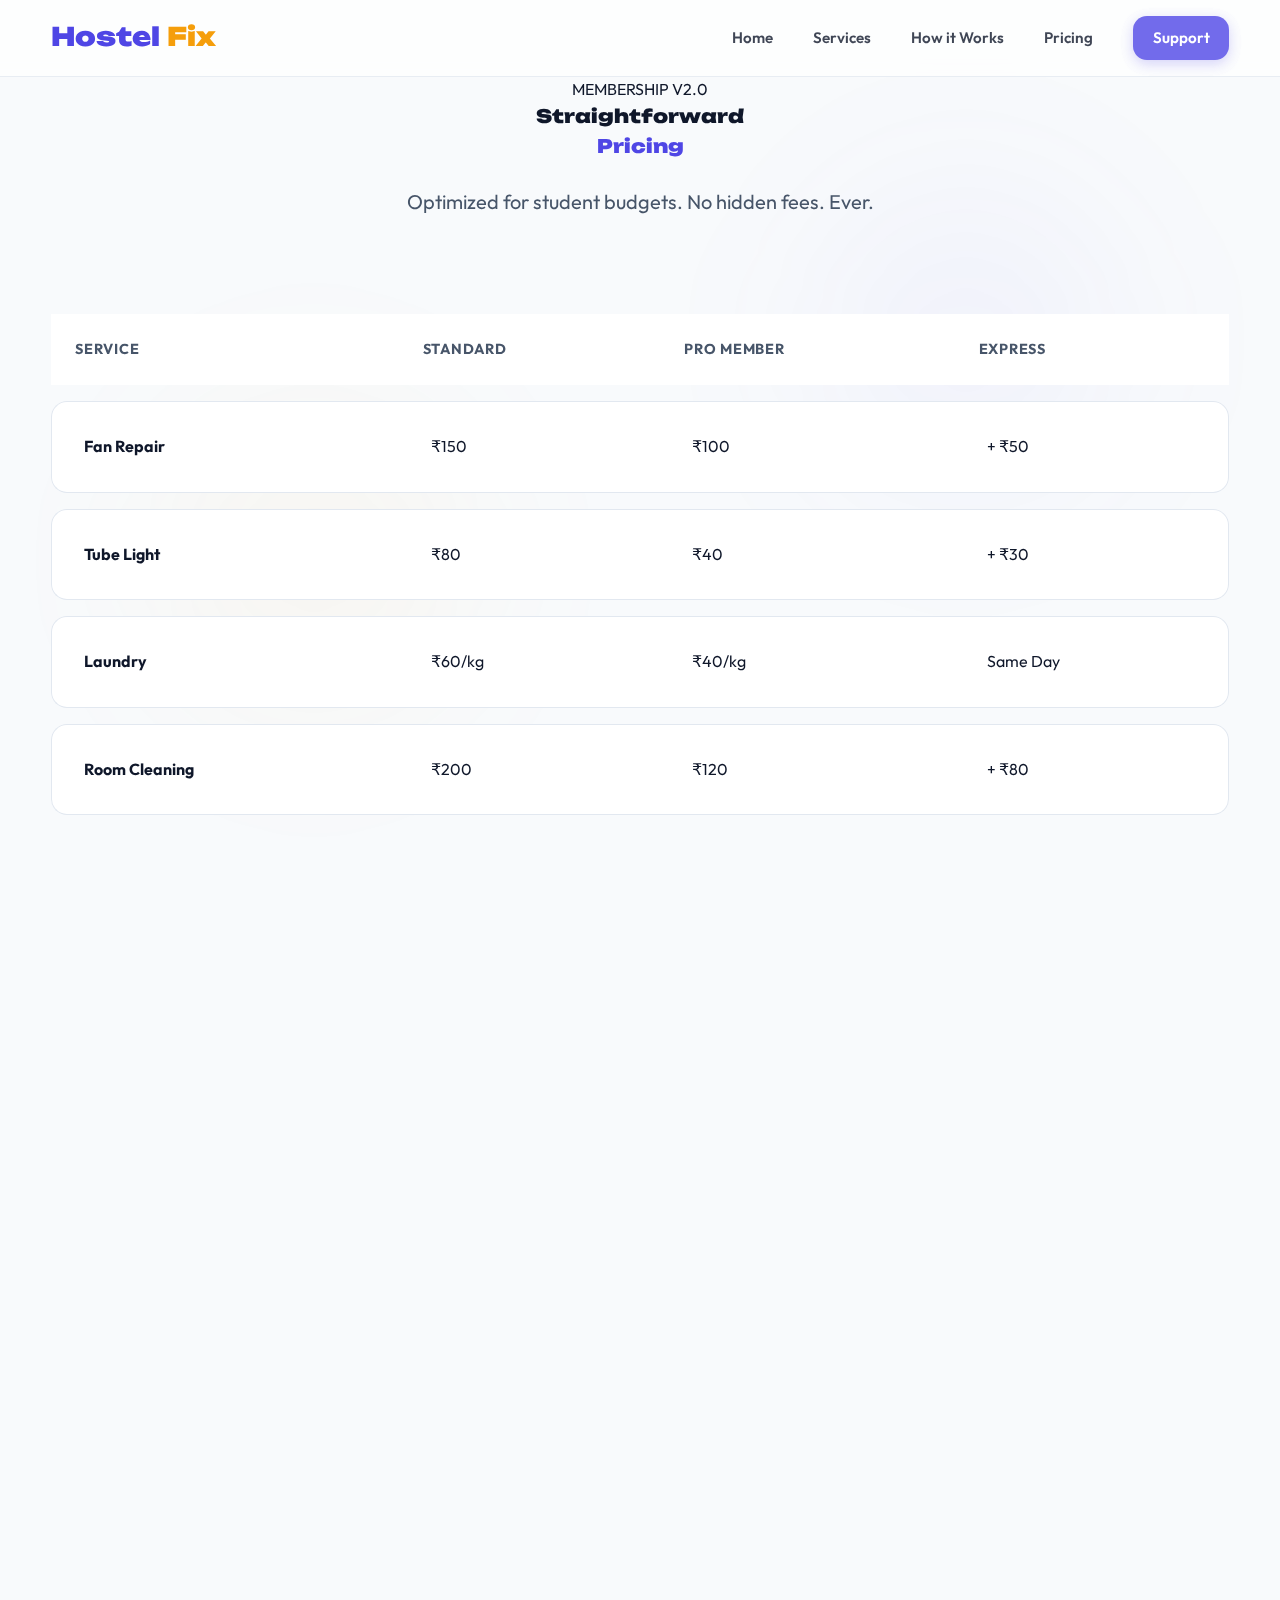
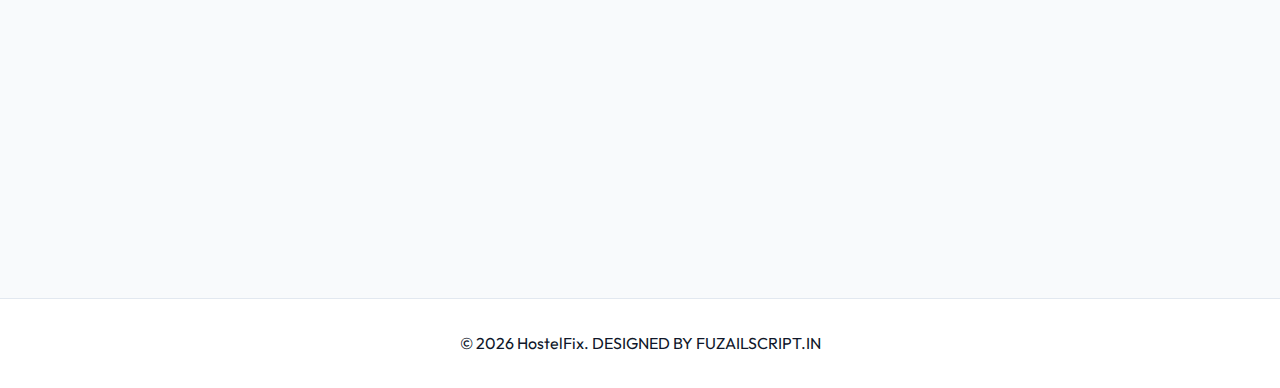
<file: pricing.html>
<!DOCTYPE html>
<html lang="en">

<head>
    <meta charset="UTF-8">
    <meta name="viewport" content="width=device-width, initial-scale=1.0">
    <title>Pricing | HostelFix - Transparent Student Rates</title>
    <link rel="stylesheet" href="styles.css">
    <style>
        .pricing-hero {
            padding: 8rem 0 4rem;
            text-align: center;
        }

        .pricing-table-v2 {
            width: 100%;
            border-collapse: separate;
            border-spacing: 0 1rem;
            margin: 4rem 0 8rem;
        }

        .pricing-table-v2 th {
            padding: 1.5rem;
            text-align: left;
            font-size: 0.9rem;
            text-transform: uppercase;
            letter-spacing: 0.05em;
            color: var(--text-muted);
        }

        .pricing-table-v2 tr {
            background: var(--surface);
            transition: var(--transition);
        }

        .pricing-table-v2 td {
            padding: 2rem;
            border-top: 1px solid var(--border);
            border-bottom: 1px solid var(--border);
        }

        .pricing-table-v2 td:first-child {
            border-left: 1px solid var(--border);
            border-top-left-radius: var(--radius-md);
            border-bottom-left-radius: var(--radius-md);
            font-weight: 700;
        }

        .pricing-table-v2 td:last-child {
            border-right: 1px solid var(--border);
            border-top-right-radius: var(--radius-md);
            border-bottom-right-radius: var(--radius-md);
        }

        .pricing-table-v2 tr:hover {
            transform: scale(1.01);
            box-shadow: var(--shadow-md);
            border-color: var(--primary);
        }

        .plan-cards-v2 {
            display: grid;
            grid-template-columns: repeat(3, 1fr);
            gap: 2rem;
            margin: 6rem 0 10rem;
        }

        .plan-card-v2 {
            background: var(--surface);
            padding: 4rem 2.5rem;
            border-radius: var(--radius-lg);
            border: 1px solid var(--border);
            text-align: center;
            transition: var(--transition);
            position: relative;
        }

        .plan-card-v2:hover {
            border-color: var(--primary);
            box-shadow: var(--shadow-lg);
            transform: translateY(-10px);
        }

        .plan-card-v2.pro-v2 {
            background: var(--text-main);
            color: white;
            border: none;
            transform: scale(1.05);
        }

        .pro-v2:hover {
            transform: scale(1.07) translateY(-10px);
        }

        .popular-badge-v2 {
            position: absolute;
            top: -15px;
            left: 50%;
            transform: translateX(-50%);
            background: var(--secondary);
            color: white;
            padding: 0.5rem 1.5rem;
            border-radius: 12px;
            font-weight: 800;
            font-size: 0.8rem;
        }

        @media (max-width: 1024px) {
            .plan-cards-v2 {
                grid-template-columns: 1fr;
            }
        }

        @media (max-width: 768px) {
            .pricing-table-container {
                overflow-x: auto;
                -webkit-overflow-scrolling: touch;
            }

            .pricing-table-v2 {
                min-width: 600px;
            }

            .plan-card-v2 {
                padding: 3rem 1.5rem;
            }

            .plan-card-v2.pro-v2 {
                transform: scale(1);
            }

            .pro-v2:hover {
                transform: translateY(-10px);
            }

            .pricing-hero {
                padding: 5rem 0 3rem;
            }
        }
    </style>
</head>

<body>

    <header>
        <div class="container">
            <nav>
                <a href="home.html" class="logo">Hostel<span>Fix</span></a>
                <div class="nav-links" id="navLinks">
                    <a href="home.html">Home</a>
                    <a href="services.html">Services</a>
                    <a href="how-it-works.html">How it Works</a>
                    <a href="pricing.html" class="active">Pricing</a>
                    <a href="contact.html" class="btn btn-primary"
                        style="color: white; padding: 0.6rem 1.2rem;">Support</a>
                </div>
                <!-- Mobile Toggle -->
                <div class="mobile-toggle" id="mobileToggle">
                    <span></span>
                    <span></span>
                    <span></span>
                </div>
            </nav>
        </div>
    </header>

    <main class="container">
        <div class="section-header reveal">
            <span class="section-tag">MEMBERSHIP V2.0</span>
            <h3>Straightforward <br><span style="color: var(--primary)">Pricing</span></h3>
            <p class="section-subtitle">Optimized for student budgets. No hidden fees. Ever.</p>
        </div>

        <div class="pricing-table-container">
            <table class="pricing-table-v2 reveal">
                <tr>
                    <th>Service</th>
                    <th>Standard</th>
                    <th>Pro Member</th>
                    <th>Express</th>
                </tr>
                <tr>
                    <td>Fan Repair</td>
                    <td>₹150</td>
                    <td>₹100</td>
                    <td>+ ₹50</td>
                </tr>
                <tr>
                    <td>Tube Light</td>
                    <td>₹80</td>
                    <td>₹40</td>
                    <td>+ ₹30</td>
                </tr>
                <tr>
                    <td>Laundry</td>
                    <td>₹60/kg</td>
                    <td>₹40/kg</td>
                    <td>Same Day</td>
                </tr>
                <tr>
                    <td>Room Cleaning</td>
                    <td>₹200</td>
                    <td>₹120</td>
                    <td>+ ₹80</td>
                </tr>
            </table>
        </div>

        <div class="section-header reveal" style="margin-top: 6rem;">
            <span class="section-tag">MEMBERSHIPS</span>
            <h2>Unlock More <span style="color: var(--secondary);">Savings</span></h2>
        </div>

        <div class="plan-cards-v2">
            <div class="plan-card-v2 reveal" style="transition-delay: 0.1s;">
                <h3>starter Pack</h3>
                <div class="price-tag">₹299<span>/month</span></div>
                <ul class="feature-list">
                    <li>Basic support services</li>
                    <li>Quick fix access</li>
                    <li>Basic tech troubleshooting</li>
                </ul>
                <a href="#" class="btn btn-outline" style="width: 100%;">Get Started</a>
            </div>

            <div class="plan-card-v2 pro-v2 reveal" style="transition-delay: 0.2s;">
                <div class="popular-badge-v2">BEST FOR HOSTELERS</div>
                <h3>Pro Pack</h3>
                <div class="price-tag" style="color: var(--secondary);">₹899<span style="color: #94A3B8;">/month</span>
                </div>
                <ul class="feature-list">
                    <li>Laundry Service</li>
                    <li>Priority support</li>
                    <li>Advanced tech assistance</li>
                    <li>Curated grocery packs</li>
                </ul>
                <a href="#" class="btn btn-secondary" style="width: 100%;">Upgrade Now</a>
            </div>

            <div class="plan-card-v2 reveal" style="transition-delay: 0.3s;">
                <h3>Elite Pack</h3>
                <div class="price-tag">₹1499<span>/month</span></div>
                <ul class="feature-list">
                    <li>Premium services</li>
                    <li>Faster response times</li>
                    <li>Personalized assistance</li>
                    <li>Exclusive Deals & Benefits</li>
                    <li>24/7 support</li>
                </ul>
                <a href="#" class="btn btn-outline plan-btn" style="width: 100%;">Buy for Room</a>
            </div>
        </div>

        <!-- Payment Method Modal -->
        <div class="booking-overlay" id="paymentOverlay">
            <div class="booking-modal" style="padding: 2.5rem; text-align: left; max-width: 450px;">
                <div style="text-align: center; margin-bottom: 2rem;">
                    <h2 style="color: var(--text-main); font-size: 1.8rem;">Payment Method</h2>
                    <p style="color: var(--text-muted); margin-top: 0.5rem; font-size: 0.95rem;">Select your secure
                        online payment option. (No Cash)</p>
                </div>

                <div class="payment-methods" style="display: flex; flex-direction: column; gap: 1rem;">
                    <!-- UPI Option -->
                    <label
                        style="display: flex; align-items: center; padding: 1.25rem; border: 2px solid var(--primary); border-radius: var(--radius-md); cursor: pointer; transition: var(--transition); background: rgba(79, 70, 229, 0.05);"
                        class="hover-glow" id="upiLabel">
                        <input type="radio" name="payment_method" value="upi"
                            style="margin-right: 1rem; accent-color: var(--primary);" checked
                            onchange="updatePaymentSelection()">
                        <div style="flex-grow: 1;">
                            <h4 style="margin: 0; color: var(--text-main); font-weight: 700;">UPI</h4>
                            <p style="margin: 0; font-size: 0.85rem; color: var(--text-muted); margin-top: 2px;">GPay,
                                PhonePe, Paytm</p>
                        </div>
                        <span style="font-size: 1.8rem;">📱</span>
                    </label>

                    <!-- Debit/Credit Card Option -->
                    <label
                        style="display: flex; align-items: center; padding: 1.25rem; border: 1px solid var(--border); border-radius: var(--radius-md); cursor: pointer; transition: var(--transition); background: var(--surface);"
                        class="hover-glow" id="cardLabel">
                        <input type="radio" name="payment_method" value="card"
                            style="margin-right: 1rem; accent-color: var(--primary);"
                            onchange="updatePaymentSelection()">
                        <div style="flex-grow: 1;">
                            <h4 style="margin: 0; color: var(--text-main); font-weight: 700;">Debit / Credit Card</h4>
                            <p style="margin: 0; font-size: 0.85rem; color: var(--text-muted); margin-top: 2px;">Visa,
                                MasterCard, RuPay</p>
                        </div>
                        <span style="font-size: 1.8rem;">💳</span>
                    </label>
                </div>

                <button class="btn btn-primary" id="confirmPaymentBtn"
                    style="width: 100%; margin-top: 2.5rem; padding: 1rem; font-size: 1.1rem;">Proceed to Pay</button>
                <button class="btn btn-outline" id="closePaymentBtn"
                    style="width: 100%; margin-top: 1rem; border: none; color: var(--text-muted); background: transparent;">Cancel</button>
            </div>
        </div>
    </main>

    <footer class="footer-simple">
        <div class="container" style="text-align: center; padding: 2rem 0;">
            <p>&copy; 2026 HostelFix. DESIGNED BY <a href="https://fuzailscript.in" target="_blank"
                    style="color: inherit; text-decoration: underline;">FUZAILSCRIPT.IN</a></p>
        </div>
    </footer>

    <script src="main.js"></script>
    <script>
        // Update styling of selected payment option
        function updatePaymentSelection() {
            const upiLabel = document.getElementById('upiLabel');
            const cardLabel = document.getElementById('cardLabel');
            const isUpi = document.querySelector('input[name="payment_method"][value="upi"]').checked;

            if (isUpi) {
                upiLabel.style.border = '2px solid var(--primary)';
                upiLabel.style.background = 'rgba(79, 70, 229, 0.05)';
                cardLabel.style.border = '1px solid var(--border)';
                cardLabel.style.background = 'var(--surface)';
            } else {
                cardLabel.style.border = '2px solid var(--primary)';
                cardLabel.style.background = 'rgba(79, 70, 229, 0.05)';
                upiLabel.style.border = '1px solid var(--border)';
                upiLabel.style.background = 'var(--surface)';
            }
        }

        // Handle Pricing Buttons -> Payment Modal Linkage
        document.addEventListener('DOMContentLoaded', () => {
            const planBtns = document.querySelectorAll('.plan-card-v2 .btn');
            const paymentOverlay = document.getElementById('paymentOverlay');
            const closePaymentBtn = document.getElementById('closePaymentBtn');
            const confirmPaymentBtn = document.getElementById('confirmPaymentBtn');

            planBtns.forEach(btn => {
                btn.addEventListener('click', (e) => {
                    e.preventDefault();
                    paymentOverlay.classList.add('active');
                });
            });

            closePaymentBtn.addEventListener('click', () => {
                paymentOverlay.classList.remove('active');
            });

            confirmPaymentBtn.addEventListener('click', () => {
                // Determine which method is selected to redirect correctly in the future
                const selectedMethod = document.querySelector('input[name="payment_method"]:checked').value;
                alert(`Proceeding to secure ${selectedMethod.toUpperCase()} gateway...`);
                paymentOverlay.classList.remove('active');
            });
        });
    </script>
</body>

</html>
</file>
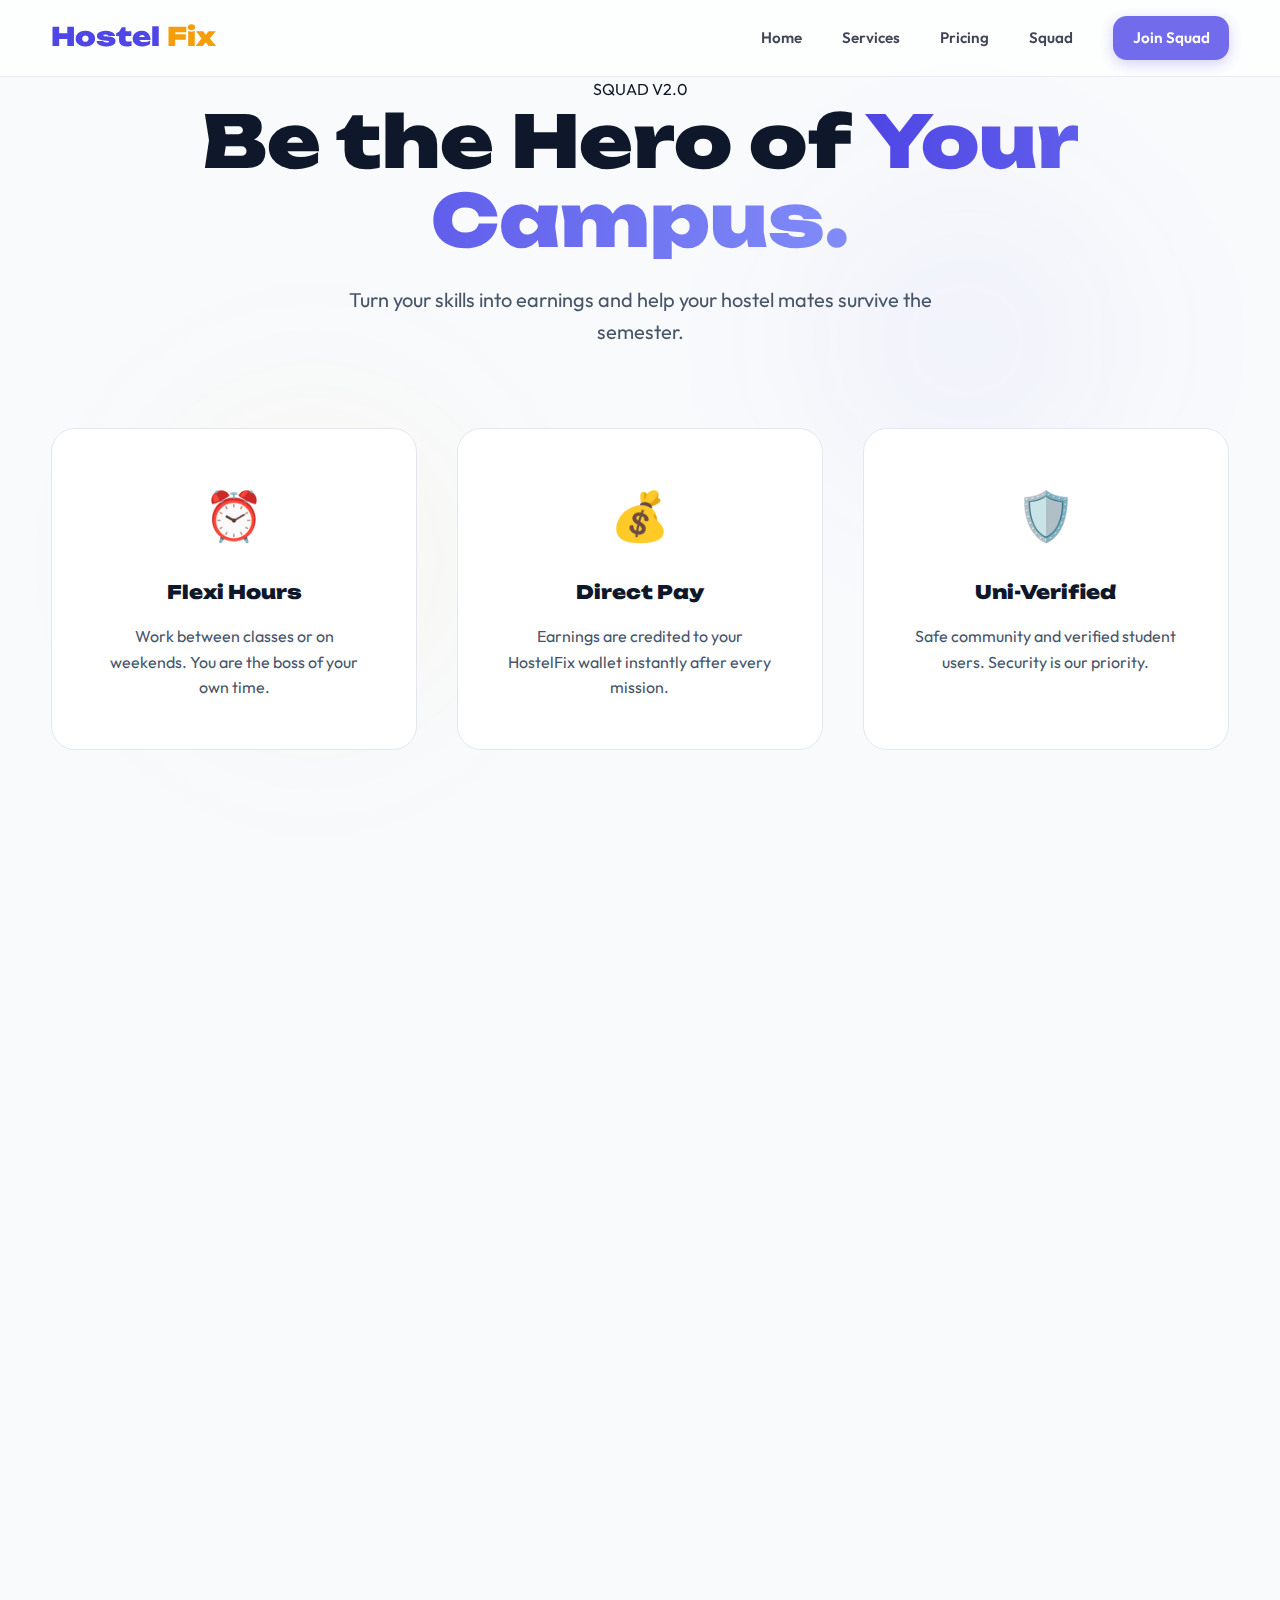
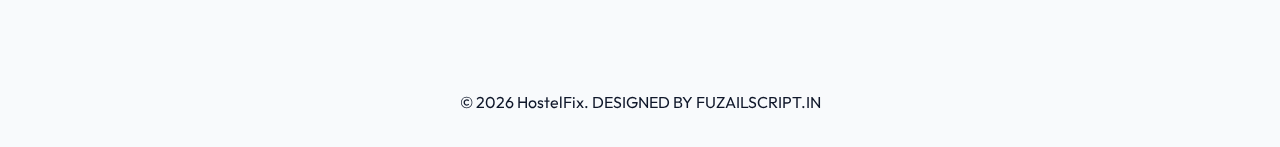
<file: provider.html>
<!DOCTYPE html>
<html lang="en">

<head>
    <meta charset="UTF-8">
    <meta name="viewport" content="width=device-width, initial-scale=1.0">
    <title>Join as Provider | HostelFix - Earn with Student Community</title>
    <link rel="stylesheet" href="styles.css">
    <style>
        .provider-hero-v2 {
            padding: 8rem 0 4rem;
            text-align: center;
        }

        .benefit-grid-v2 {
            display: grid;
            grid-template-columns: repeat(3, 1fr);
            gap: 2.5rem;
            margin: 4rem 0 8rem;
        }

        .benefit-card-v2 {
            background: var(--surface);
            padding: 3rem;
            border-radius: var(--radius-lg);
            border: 1px solid var(--border);
            text-align: center;
            transition: var(--transition);
        }

        .benefit-card-v2:hover {
            border-color: var(--primary);
            box-shadow: var(--shadow-lg);
            transform: translateY(-8px);
        }

        .benefit-card-v2 .icon {
            font-size: 3rem;
            margin-bottom: 1.5rem;
            display: block;
        }

        .reg-card-v2 {
            background: var(--text-main);
            color: white;
            padding: 5rem;
            border-radius: 40px;
            margin-bottom: 10rem;
            display: grid;
            grid-template-columns: 1fr 1fr;
            gap: 4rem;
            align-items: center;
        }

        .reg-input-v2 {
            width: 100%;
            padding: 1.1rem;
            background: rgba(255, 255, 255, 0.05);
            border: 1px solid rgba(255, 255, 255, 0.1);
            border-radius: 12px;
            color: white;
            margin-top: 0.5rem;
            transition: var(--transition);
            font-family: inherit;
        }

        .reg-input-v2:focus {
            background: rgba(255, 255, 255, 0.1);
            border-color: var(--secondary);
            outline: none;
        }

        .reg-form-container {
            background: rgba(255, 255, 255, 0.03);
            padding: 3rem;
            border-radius: 24px;
        }

        @media (max-width: 1024px) {
            .reg-card-v2 {
                grid-template-columns: 1fr;
                padding: 3rem;
            }

            .benefit-grid-v2 {
                grid-template-columns: 1fr;
            }
        }

        @media (max-width: 768px) {
            .reg-card-v2 {
                padding: 2rem 1.5rem;
                margin-bottom: 5rem;
            }

            .reg-form-container {
                padding: 1.5rem;
            }
        }
    </style>
</head>

<body>

    <header>
        <div class="container">
            <nav>
                <a href="home.html" class="logo">Hostel<span>Fix</span></a>
                <div class="nav-links" id="navLinks">
                    <a href="home.html">Home</a>
                    <a href="services.html">Services</a>
                    <a href="pricing.html">Pricing</a>
                    <a href="provider.html" class="active">Squad</a>
                    <a href="contact.html" class="btn btn-primary" style="color: white; padding: 0.6rem 1.2rem;">Join
                        Squad</a>
                </div>
                <!-- Mobile Toggle -->
                <div class="mobile-toggle" id="mobileToggle">
                    <span></span>
                    <span></span>
                    <span></span>
                </div>
            </nav>
        </div>
    </header>

    <main class="container">
        <div class="section-header reveal">
            <span class="section-tag">SQUAD V2.0</span>
            <h1>Be the Hero of <span style="color: var(--primary)">Your Campus.</span></h1>
            <p class="section-subtitle">Turn your skills into earnings and help your hostel mates survive the semester.
            </p>
        </div>

        <div class="benefit-grid-v2">
            <div class="benefit-card-v2 reveal" style="transition-delay: 0.1s;">
                <span class="icon">⏰</span>
                <h3>Flexi Hours</h3>
                <p style="color: var(--text-muted); margin-top: 1rem;">Work between classes or on weekends. You are the
                    boss of your own time.</p>
            </div>
            <div class="benefit-card-v2 reveal" style="transition-delay: 0.2s;">
                <span class="icon">💰</span>
                <h3>Direct Pay</h3>
                <p style="color: var(--text-muted); margin-top: 1rem;">Earnings are credited to your HostelFix wallet
                    instantly after every mission.</p>
            </div>
            <div class="benefit-card-v2 reveal" style="transition-delay: 0.3s;">
                <span class="icon">🛡️</span>
                <h3>Uni-Verified</h3>
                <p style="color: var(--text-muted); margin-top: 1rem;">Safe community and verified student users.
                    Security is our priority.</p>
            </div>
        </div>

        <section id="register" class="reg-card-v2 reveal">
            <div>
                <h2>Ready to <span style="color: var(--secondary)">Start?</span></h2>
                <p style="opacity: 0.7; font-size: 1.1rem; line-height: 1.7; margin: 1.5rem 0;">Join 2,000+ student
                    providers today. No professional tools needed for basic services. We provide training for advanced
                    repairs.</p>
                <div style="margin-top: 3rem; display: grid; gap: 1.5rem;">
                    <div style="display: flex; gap: 1rem; align-items: center;">
                        <span style="color: var(--secondary); font-size: 1.5rem;">✓</span>
                        <p>Valid University ID Required</p>
                    </div>
                    <div style="display: flex; gap: 1rem; align-items: center;">
                        <span style="color: var(--secondary); font-size: 1.5rem;">✓</span>
                        <p>Weekly Training Sessions</p>
                    </div>
                </div>
            </div>

            <div class="reg-form-container">
                <form
                    onsubmit="event.preventDefault(); alert('Application Received! We will ping you on WhatsApp shortly.')">
                    <div style="margin-bottom: 1.5rem;">
                        <label style="font-weight: 700; font-size: 0.9rem; opacity: 0.6;">Full Name</label>
                        <input type="text" class="reg-input-v2" placeholder="FUZAIL" required>
                    </div>
                    <div style="margin-bottom: 1.5rem;">
                        <label style="font-weight: 700; font-size: 0.9rem; opacity: 0.6;">WhatsApp Number</label>
                        <input type="tel" class="reg-input-v2" placeholder="+91 XXXXX XXXXX" required>
                    </div>
                    <div style="margin-bottom: 1.5rem;">
                        <label style="font-weight: 700; font-size: 0.9rem; opacity: 0.6;">Primary Skill</label>
                        <select class="reg-input-v2" required>
                            <option value="">Select Skills</option>
                            <option value="repairs">Electrical Repairs</option>
                            <option value="cleaning">Room Cleaning</option>
                            <option value="delivery">Campus Delivery</option>
                            <option value="tech">Laptop/Mobile Help</option>
                        </select>
                    </div>
                    <button type="submit" class="btn btn-secondary" style="width: 100%; margin-top: 1rem;">Apply to
                        Squad →</button>
                </form>
            </div>
        </section>
    </main>

    <footer style="margin-top: 0; border-top-left-radius: 0; border-top-right-radius: 0;">
        <div class="container" style="text-align: center; padding-bottom: 2rem;">
            <p>&copy; 2026 HostelFix. DESIGNED BY <a href="https://fuzailscript.in" target="_blank"
                    style="color: inherit; text-decoration: underline;">FUZAILSCRIPT.IN</a></p>
        </div>
    </footer>

    <script src="main.js"></script>
</body>

</html>
</file>
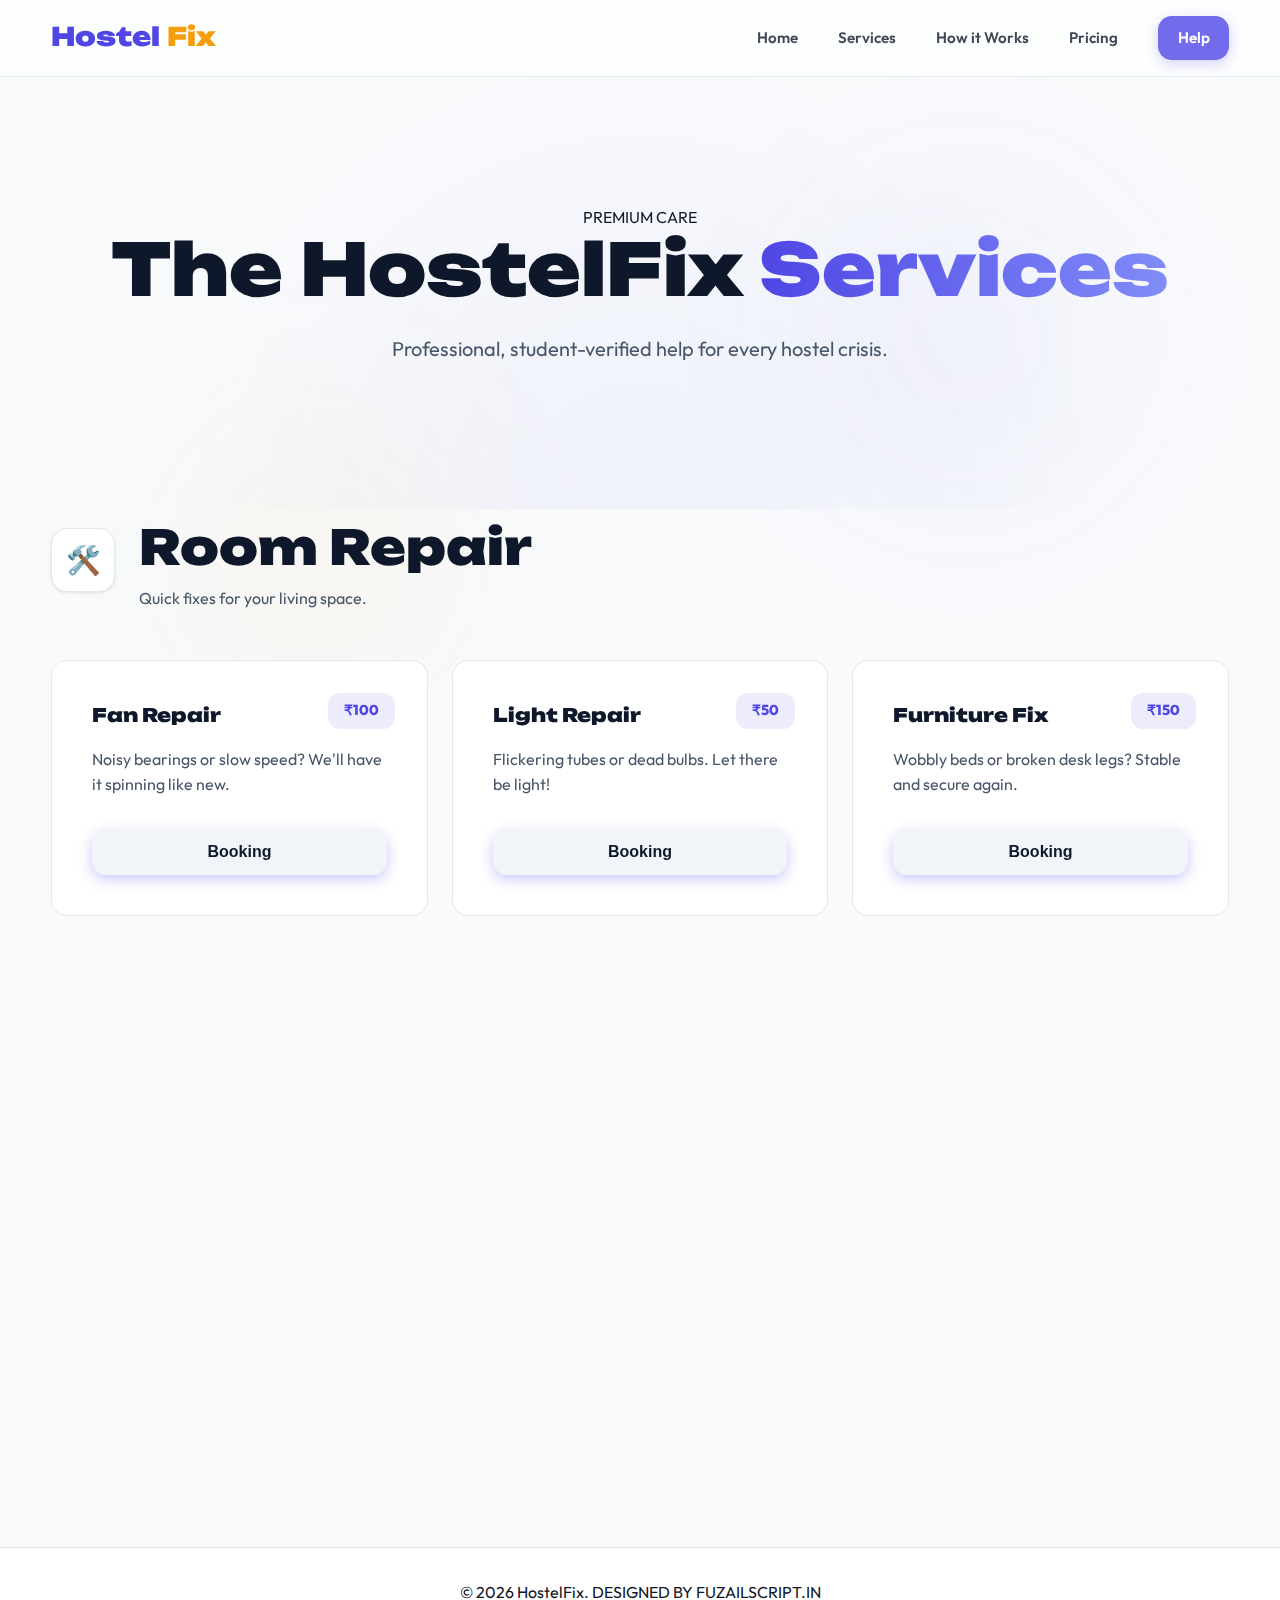
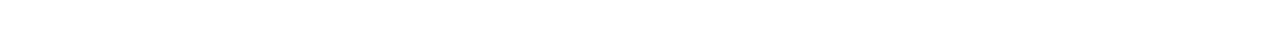
<file: services.html>
<!DOCTYPE html>
<html lang="en">

<head>
    <meta charset="UTF-8">
    <meta name="viewport" content="width=device-width, initial-scale=1.0">
    <title>Services | HostelFix - Student-Friendly Solutions</title>
    <link rel="stylesheet" href="styles.css">
    <style>
        .page-header {
            padding: 8rem 0 4rem;
            text-align: center;
            background: radial-gradient(circle at 50% 100%, rgba(79, 70, 229, 0.05) 0%, transparent 60%);
        }

        .services-container {
            margin-bottom: 8rem;
        }

        .category-section {
            margin-bottom: 6rem;
        }

        .category-header {
            display: flex;
            align-items: center;
            gap: 1.5rem;
            margin-bottom: 3rem;
        }

        .category-icon-bg {
            width: 64px;
            height: 64px;
            background: var(--surface);
            border: 1px solid var(--border);
            border-radius: 16px;
            display: flex;
            align-items: center;
            justify-content: center;
            font-size: 1.75rem;
            box-shadow: var(--shadow-sm);
        }

        .service-grid {
            display: grid;
            grid-template-columns: repeat(auto-fill, minmax(280px, 1fr));
            gap: 1.5rem;
        }

        .service-item {
            background: var(--surface);
            border: 1px solid var(--border);
            padding: 2.5rem;
            border-radius: var(--radius-md);
            transition: var(--transition);
            position: relative;
        }

        .service-item:hover {
            border-color: var(--primary);
            box-shadow: var(--shadow-lg);
            transform: translateY(-5px);
        }

        .price-chip {
            background: rgba(79, 70, 229, 0.1);
            color: var(--primary);
            padding: 0.4rem 1rem;
            border-radius: 12px;
            font-weight: 800;
            font-size: 0.9rem;
            position: absolute;
            top: 2rem;
            right: 2rem;
        }

        .book-btn-v2 {
            width: 100%;
            margin-top: 2rem;
            background: #F1F5F9;
            color: var(--text-main);
            border: none;
        }

        .service-item:hover .book-btn-v2 {
            background: var(--primary);
            color: white;
        }
    </style>
</head>

<body>

    <header>
        <div class="container">
            <nav>
                <a href="home.html" class="logo">Hostel<span>Fix</span></a>
                <div class="nav-links" id="navLinks">
                    <a href="home.html">Home</a>
                    <a href="services.html" class="active">Services</a>
                    <a href="how-it-works.html">How it Works</a>
                    <a href="pricing.html">Pricing</a>
                    <a href="contact.html" class="btn btn-primary"
                        style="color: white; padding: 0.6rem 1.2rem;">Help</a>
                </div>
                <!-- Mobile Toggle -->
                <div class="mobile-toggle" id="mobileToggle">
                    <span></span>
                    <span></span>
                    <span></span>
                </div>
            </nav>
        </div>
    </header>

    <main>
        <div class="page-header reveal">
            <div class="container">
                <div class="section-header reveal">
                    <span class="section-tag">PREMIUM CARE</span>
                    <h1>The HostelFix <span style="color: var(--primary)">Services</span></h1>
                    <p class="section-subtitle">
                        Professional, student-verified help for every hostel crisis.
                    </p>
                </div>
            </div>
        </div>

        <div class="container services-container">
            <!-- Room Repair -->
            <section class="category-section reveal">
                <div class="category-header">
                    <div class="category-icon-bg">🛠️</div>
                    <div>
                        <h2>Room Repair</h2>
                        <p style="color: var(--text-muted);">Quick fixes for your living space.</p>
                    </div>
                </div>
                <div class="service-grid">
                    <div class="service-item">
                        <span class="price-chip">₹100</span>
                        <h3>Fan Repair</h3>
                        <p style="color: var(--text-muted); margin-top: 1rem;">Noisy bearings or slow speed? We'll have
                            it spinning like new.</p>
                        <button class="btn btn-primary book-btn-v2">Booking</button>
                    </div>
                    <div class="service-item">
                        <span class="price-chip">₹50</span>
                        <h3>Light Repair</h3>
                        <p style="color: var(--text-muted); margin-top: 1rem;">Flickering tubes or dead bulbs. Let there
                            be light!</p>
                        <button class="btn btn-primary book-btn-v2">Booking</button>
                    </div>
                    <div class="service-item">
                        <span class="price-chip">₹150</span>
                        <h3>Furniture Fix</h3>
                        <p style="color: var(--text-muted); margin-top: 1rem;">Wobbly beds or broken desk legs? Stable
                            and secure again.</p>
                        <button class="btn btn-primary book-btn-v2">Booking</button>
                    </div>
                </div>
            </section>

            <!-- Laundry -->
            <section class="category-section reveal">
                <div class="category-header">
                    <div class="category-icon-bg">🫧</div>
                    <div>
                        <h2>Fresh Laundry</h2>
                        <p style="color: var(--text-muted);">Hygiene at its best.</p>
                    </div>
                </div>
                <div class="service-grid">
                    <div class="service-item">
                        <span class="price-chip">₹60 / kg</span>
                        <h3>Wash & Fold</h3>
                        <p style="color: var(--text-muted); margin-top: 1rem;">Neatly folded and smelling great. No more
                            laundry pile.</p>
                        <button class="btn btn-primary book-btn-v2">Booking</button>
                    </div>
                    <div class="service-item">
                        <span class="price-chip">₹80 / kg</span>
                        <h3>Express 24h</h3>
                        <p style="color: var(--text-muted); margin-top: 1rem;">Urgent meeting or date? Get it fresh by
                            tomorrow.</p>
                        <button class="btn btn-primary book-btn-v2">Booking</button>
                    </div>
                    <div class="service-item">
                        <span class="price-chip">₹10 / pc</span>
                        <h3>Premium Iron</h3>
                        <p style="color: var(--text-muted); margin-top: 1rem;">Steam ironing for that sharp,
                            professional look.</p>
                        <button class="btn btn-primary book-btn-v2">Booking</button>
                    </div>
                </div>
            </section>
        </div>
    </main>

    <footer class="footer-simple">
        <div class="container" style="text-align: center; padding: 2rem 0;">
            <p>&copy; 2026 HostelFix. DESIGNED BY <a href="https://fuzailscript.in" target="_blank"
                    style="color: inherit; text-decoration: underline;">FUZAILSCRIPT.IN</a></p>
        </div>
    </footer>

    <script src="main.js"></script>
</body>

</html>
</file>
<file: styles.css>
/* HostelFix - Core Design System V2 (Modern Hostel Vibe) */
@import url('https://fonts.googleapis.com/css2?family=Outfit:wght@300;400;600;700;800;900&family=Unbounded:wght@400;700;900&display=swap');

:root {
    /* ... existing variables ... */
    --primary: #4F46E5;
    --primary-dark: #3730A3;
    --secondary: #F59E0B;
    --secondary-dark: #D97706;
    --accent: #10B981;
    --background: #F8FAFC;
    --surface: #FFFFFF;
    --surface-glass: rgba(255, 255, 255, 0.7);
    --text-main: #0F172A;
    --text-muted: #475569;
    --border: #E2E8F0;

    --shadow-sm: 0 1px 3px 0 rgb(0 0 0 / 0.1);
    --shadow-md: 0 4px 6px -1px rgb(0 0 0 / 0.1), 0 2px 4px -2px rgb(0 0 0 / 0.1);
    --shadow-lg: 0 20px 25px -5px rgb(0 0 0 / 0.1), 0 8px 10px -6px rgb(0 0 0 / 0.1);
    --shadow-3d: 0 4px 0px 0px rgba(0, 0, 0, 0.1);

    --transition: all 0.4s cubic-bezier(0.23, 1, 0.32, 1);
    --radius-lg: 24px;
    --radius-md: 16px;
}

html {
    scroll-behavior: smooth;
    font-size: 16px;
}

@media (max-width: 768px) {
    html {
        font-size: 14px;
    }
}

body {
    background-color: var(--background);
    color: var(--text-main);
    line-height: 1.6;
    font-family: 'Outfit', sans-serif;
    overflow-x: hidden;
    width: 100%;
    position: relative;
}

h1,
h2,
h3,
.logo {
    font-family: 'Unbounded', cursive;
    font-weight: 900;
}

h1 {
    font-size: clamp(2.2rem, 10vw, 4.5rem);
    line-height: 1.1;
}

h1 span {
    background: linear-gradient(90deg, var(--primary), #818CF8);
    -webkit-background-clip: text;
    background-clip: text;
    -webkit-text-fill-color: transparent;
}

h2 {
    font-size: clamp(1.8rem, 8vw, 3rem);
}

a {
    text-decoration: none !important;
}

* {
    margin: 0;
    padding: 0;
    box-sizing: border-box;
}

img {
    max-width: 100%;
    height: auto;
    display: block;
}

.container {
    width: 92%;
    max-width: 1240px;
    margin: 0 auto;
}

/* Glassmorphism Header */
header {
    background-color: var(--surface-glass);
    backdrop-filter: blur(12px);
    -webkit-backdrop-filter: blur(12px);
    position: sticky;
    top: 0;
    z-index: 1000;
    border-bottom: 1px solid rgba(226, 232, 240, 0.8);
    padding: 1rem 0;
}

nav {
    display: flex;
    justify-content: space-between;
    align-items: center;
}

/* Mobile Menu Toggle */
.mobile-toggle {
    display: none;
    flex-direction: column;
    gap: 6px;
    cursor: pointer;
    z-index: 101;
}

.mobile-toggle span {
    width: 30px;
    height: 3px;
    background: var(--text-main);
    border-radius: 2px;
    transition: var(--transition);
}

@media (max-width: 768px) {
    .mobile-toggle {
        display: flex;
    }

    .nav-links {
        position: fixed;
        inset: 0;
        left: 100%;
        width: 100%;
        height: 100vh;
        background: rgba(255, 255, 255, 0.9);
        backdrop-filter: blur(25px);
        -webkit-backdrop-filter: blur(25px);
        flex-direction: column;
        justify-content: center;
        align-items: center;
        gap: 2.5rem;
        transition: all 0.5s cubic-bezier(0.23, 1, 0.32, 1);
        z-index: 100;
        opacity: 0;
    }

    .nav-links.active {
        left: 0;
        opacity: 1;
    }

    /* Hamburger to X Animation */
    .mobile-toggle.active span:nth-child(1) {
        transform: translateY(9px) rotate(45deg);
    }

    .mobile-toggle.active span:nth-child(2) {
        opacity: 0;
    }

    .mobile-toggle.active span:nth-child(3) {
        transform: translateY(-9px) rotate(-45deg);
    }
}

.logo {
    font-size: 1.6rem;
    font-weight: 900;
    color: var(--primary);
    display: flex;
    align-items: center;
    gap: 0.4rem;
}

.logo span {
    color: var(--secondary);
}

.nav-links {
    display: flex;
    gap: 2.5rem;
    align-items: center;
}

.nav-links a {
    font-weight: 600;
    font-size: 0.95rem;
    color: var(--text-main);
    opacity: 0.8;
    position: relative;
}

.nav-links a::after {
    content: '';
    position: absolute;
    bottom: -4px;
    left: 0;
    width: 0;
    height: 2px;
    background: var(--primary);
    transition: var(--transition);
}

.nav-links a:hover {
    opacity: 1;
}

.nav-links a:hover::after {
    width: 100%;
}

/* Premium V2 Buttons */
.btn {
    padding: 0.85rem 1.8rem;
    border-radius: 14px;
    font-weight: 700;
    cursor: pointer;
    transition: var(--transition);
    border: none;
    font-size: 1rem;
    display: inline-flex;
    align-items: center;
    justify-content: center;
    gap: 0.5rem;
}

.btn-primary {
    background-color: var(--primary);
    color: white;
    box-shadow: 0 4px 14px 0 rgba(79, 70, 229, 0.3);
}

.btn-primary:hover {
    transform: translateY(-3px);
    box-shadow: 0 6px 20px rgba(79, 70, 229, 0.4);
}

.btn-secondary {
    background-color: var(--secondary);
    color: white;
    box-shadow: 0 4px 14px 0 rgba(245, 158, 11, 0.3);
}

.btn-secondary:hover {
    transform: translateY(-3px);
    box-shadow: 0 6px 20px rgba(245, 158, 11, 0.4);
}

.btn-outline {
    background-color: transparent;
    border: 2px solid var(--primary);
    color: var(--primary);
}

.btn-outline:hover {
    background-color: var(--primary);
    color: white;
}

/* Bento Grid System */
.bento-grid {
    display: grid;
    grid-template-columns: repeat(4, 1fr);
    grid-template-rows: auto;
    gap: 1.5rem;
}

.bento-item {
    background: var(--surface);
    border-radius: var(--radius-lg);
    padding: 2.5rem;
    border: 1px solid var(--border);
    transition: var(--transition);
    position: relative;
    overflow: hidden;
}

.bento-item:hover {
    transform: scale(1.02);
    border-color: var(--primary);
    box-shadow: var(--shadow-lg);
}

.bento-item-large {
    grid-column: span 2;
    grid-row: span 2;
}

.bento-item-wide {
    grid-column: span 2;
}

/* Responsive Layout Classes */
.grid-3 {
    display: grid;
    grid-template-columns: repeat(3, 1fr);
    gap: 2rem;
    margin-bottom: 6rem;
}

.hero-grid {
    display: grid;
    grid-template-columns: 1.2fr 1fr;
    gap: 4rem;
    align-items: center;
}

.price-tag {
    font-size: clamp(2.5rem, 5vw, 3.5rem);
    font-weight: 800;
    margin: 1.5rem 0;
    display: flex;
    align-items: baseline;
    justify-content: center;
    gap: 0.5rem;
}

.price-tag span {
    font-size: 1rem;
    font-weight: 400;
    opacity: 0.6;
}

.feature-list {
    list-style: none;
    text-align: left;
    display: grid;
    gap: 1rem;
    margin-bottom: 2.5rem;
}

.feature-list li {
    display: flex;
    gap: 0.8rem;
    align-items: center;
    font-size: 0.95rem;
    opacity: 0.8;
}

.feature-list li::before {
    content: '✓';
    color: var(--accent);
    font-weight: 800;
}

.section-header {
    text-align: center;
    margin-bottom: 5rem;
    padding: 0 1rem;
}

.section-subtitle {
    color: var(--text-muted);
    font-size: clamp(1rem, 3vw, 1.25rem);
    max-width: 650px;
    margin: 1.5rem auto 0;
}

.hero-content .section-subtitle {
    margin-left: 0;
    margin-bottom: 2.5rem;
}

.hero-btns {
    display: flex;
    gap: 1rem;
    margin-bottom: 3rem;
}

@media (max-width: 480px) {
    .hero-btns {
        flex-direction: column;
    }
}

.footer-simple {
    margin-top: 0;
    border-top: 1px solid var(--border);
    background: white;
}

.stats-badge-container {
    display: flex;
    gap: 2rem;
    margin-top: 4rem;
    padding-top: 2rem;
    border-top: 1px solid var(--border);
}

.vibe-section {
    background: var(--text-main);
    color: white;
    border-radius: 40px;
    margin: 50px 5%;
    padding: 6rem 0;
}

.vibe-stats {
    display: flex;
    justify-content: center;
    gap: 2rem;
    flex-wrap: wrap;
}

.vibe-stat-card {
    text-align: center;
    padding: 2rem;
    background: rgba(255, 255, 255, 0.05);
    border-radius: 20px;
    min-width: 200px;
}

.hero-image-v2 {
    position: relative;
    z-index: 1;
}

.hero-card-img {
    background: var(--surface);
    border: 1px solid var(--border);
    padding: 1rem;
    border-radius: var(--radius-lg);
    transform: rotate(-2deg);
    box-shadow: var(--shadow-lg);
    overflow: hidden;
    transition: var(--transition);
}

.hero-card-img img {
    width: 100%;
    height: auto;
    border-radius: calc(var(--radius-lg) - 8px);
    filter: saturate(1.2);
    display: block;
    object-fit: cover;
}

.hero-floating-badge {
    position: absolute;
    bottom: -20px;
    right: -20px;
    background: var(--surface-glass);
    backdrop-filter: blur(10px);
    -webkit-backdrop-filter: blur(10px);
    padding: 1.5rem;
    border-radius: var(--radius-md);
    border: 1px solid white;
    box-shadow: var(--shadow-md);
    transform: rotate(4deg);
    z-index: 2;
}

.hero-floating-badge p:first-child {
    font-weight: 800;
    color: var(--primary);
}

.hero-floating-badge p:last-child {
    font-size: 0.9rem;
    font-weight: 600;
}

@media (max-width: 768px) {
    .hero-floating-badge {
        bottom: 10px;
        right: 10px;
        padding: 1rem;
        font-size: 0.8rem;
    }
}

.hero-image-v2:hover .hero-card-img {
    transform: rotate(0deg) scale(1.02);
}

.footer-grid {
    display: grid;
    grid-template-columns: 2fr 1fr 1fr 1fr;
    gap: 4rem;
}

@media (max-width: 1024px) {
    .footer-grid {
        grid-template-columns: 1fr 1fr;
    }
}

@media (max-width: 768px) {

    .hero-grid,
    .footer-grid {
        grid-template-columns: 1fr;
        gap: 3rem;
    }

    .vibe-section {
        margin: 30px 0;
        border-radius: 0;
        padding: 4rem 1rem;
    }

    .stats-badge-container {
        flex-wrap: wrap;
        gap: 1.5rem;
        justify-content: center;
        text-align: center;
    }
}

/* Scroll Revelations */

/* Modern Animations & Premium Effects */
.float-anime {
    animation: float 3s ease-in-out infinite;
}

@keyframes float {

    0%,
    100% {
        transform: translateY(0);
    }

    50% {
        transform: translateY(-10px);
    }
}

.hover-glow {
    transition: var(--transition);
}

.hover-glow:hover {
    box-shadow: 0 0 20px rgba(79, 70, 229, 0.3);
    border-color: var(--primary);
    transform: translateY(-5px);
}

.secondary-glow:hover {
    box-shadow: 0 0 20px rgba(245, 158, 11, 0.3);
    border-color: var(--secondary);
}

@media (max-width: 768px) {
    section {
        padding: 3rem 0;
    }

    .hero-grid,
    .footer-grid,
    .bento-grid,
    .grid-3 {
        display: flex !important;
        flex-direction: column !important;
        gap: 2rem;
        width: 100% !important;
    }

    .bento-item,
    .bento-item-large,
    .bento-item-wide {
        width: 100% !important;
        grid-column: auto !important;
        grid-row: auto !important;
        padding: 2rem;
    }

    .hero-image-v2 {
        margin-top: 2rem;
        width: 100%;
        position: relative;
    }

    .hero-image-v2 img {
        height: auto;
    }

    .pricing-table-container {
        width: 100%;
        overflow-x: auto;
        -webkit-overflow-scrolling: touch;
        margin: 2rem 0;
    }

    .pricing-table-v2 {
        min-width: 600px;
    }

    .vibe-section {
        margin: 20px 0;
        border-radius: 0;
        padding: 4rem 1.5rem;
    }

    .stats-badge-container {
        display: flex;
        flex-direction: row;
        flex-wrap: wrap;
        justify-content: center;
        align-items: center;
        gap: 2rem;
    }

    .dash-card,
    .login-card-v2 {
        padding: 2.5rem 1.5rem !important;
    }

    .icon-emoji {
        font-size: 2.5rem;
        margin-bottom: 1rem;
    }

    .vibe-stats h4 {
        font-size: 2rem;
    }

    h1 {
        font-size: clamp(2rem, 10vw, 2.8rem) !important;
        line-height: 1.2 !important;
    }

    .hero-btns {
        display: flex !important;
        flex-direction: column !important;
        width: 100% !important;
        gap: 1rem !important;
    }

    .hero-btns .btn {
        width: 100% !important;
        margin: 0 !important;
    }

    .hero-floating-badge {
        bottom: 10px !important;
        right: 10px !important;
        padding: 1rem !important;
        font-size: 0.8rem !important;
        transform: rotate(2deg) !important;
    }

    .hero-image-v2 {
        overflow: hidden !important;
    }

    .price-tag {
        font-size: 2.5rem;
    }
}

.dash-card {
    background: var(--surface);
    border-radius: 40px;
    padding: 3rem;
    text-align: center;
    border: 1px solid var(--border);
    transition: var(--transition);
}

.dash-card .icon-emoji {
    font-size: 2.5rem;
    margin-bottom: 1rem;
}

.vibe-stat-card h4 {
    font-size: 3rem;
    font-weight: 900;
}

/* Animations & Glows */
.float-anime {
    animation: float 3s ease-in-out infinite;
}

@keyframes float {

    0%,
    100% {
        transform: translateY(0);
    }

    50% {
        transform: translateY(-10px);
    }
}

.hover-glow {
    transition: var(--transition);
}

.hover-glow:hover {
    box-shadow: 0 0 20px rgba(79, 70, 229, 0.3);
    border-color: var(--primary);
    transform: translateY(-5px);
}

.secondary-glow:hover {
    box-shadow: 0 0 20px rgba(245, 158, 11, 0.3);
    border-color: var(--secondary);
}

/* Background Parallax Blobs */
.bg-blob {
    position: fixed;
    width: 500px;
    height: 500px;
    background: radial-gradient(circle, rgba(79, 70, 229, 0.05) 0%, transparent 70%);
    z-index: -1;
    filter: blur(60px);
    pointer-events: none;
    animation: blobMove 20s infinite alternate;
}

@keyframes blobMove {
    from {
        transform: translate(-10%, -10%);
    }

    to {
        transform: translate(10%, 10%);
    }
}

/* Refined Reveal */
.reveal {
    opacity: 1;
    /* Default to visible */
    transform: none;
    transition: none;
}

@media (min-width: 769px) {
    .reveal {
        opacity: 0;
        transform: translateY(30px);
        transition: all 0.8s cubic-bezier(0.23, 1, 0.32, 1);
    }

    .reveal.active {
        opacity: 1;
        transform: translateY(0);
    }
}


/* Booking Overlay V2 */
.booking-overlay {
    position: fixed;
    inset: 0;
    background: rgba(15, 23, 42, 0.9);
    backdrop-filter: blur(8px);
    z-index: 10000;
    display: none;
    align-items: center;
    justify-content: center;
    padding: 2rem;
}

.booking-overlay.active {
    display: flex;
}

.booking-modal {
    background: white;
    width: 100%;
    max-width: 500px;
    border-radius: 40px;
    padding: 4rem;
    text-align: center;
    position: relative;
    overflow: hidden;
    box-shadow: var(--shadow-xl);
}

.booking-step {
    display: none;
}

.booking-step.active {
    display: block;
    animation: slideUp 0.5s cubic-bezier(0.23, 1, 0.32, 1);
}

.finding-loader {
    width: 100px;
    height: 100px;
    border: 8px solid rgba(79, 70, 229, 0.1);
    border-top-color: var(--primary);
    border-radius: 50%;
    margin: 0 auto 2rem;
    animation: spin 1s linear infinite;
}

.hero-avatar {
    width: 120px;
    height: 120px;
    background: var(--primary);
    border-radius: 30px;
    margin: 0 auto 2rem;
    display: flex;
    align-items: center;
    justify-content: center;
    font-size: 3rem;
    color: white;
    font-weight: 900;
}

.otp-box {
    background: #F1F5F9;
    padding: 1.5rem;
    border-radius: 20px;
    font-size: 2.5rem;
    font-weight: 900;
    letter-spacing: 8px;
    color: var(--text-main);
    margin: 2rem 0;
}

.progress-container {
    width: 100%;
    height: 12px;
    background: #F1F5F9;
    border-radius: 6px;
    margin: 2rem 0;
    overflow: hidden;
}

.progress-bar {
    width: 0%;
    height: 100%;
    background: var(--primary);
    transition: width 0.1s linear;
}

@keyframes spin {
    to {
        transform: rotate(360deg);
    }
}

@keyframes slideUp {
    from {
        opacity: 0;
        transform: translateY(20px);
    }

    to {
        opacity: 1;
        transform: translateY(0);
    }
}
</file>
